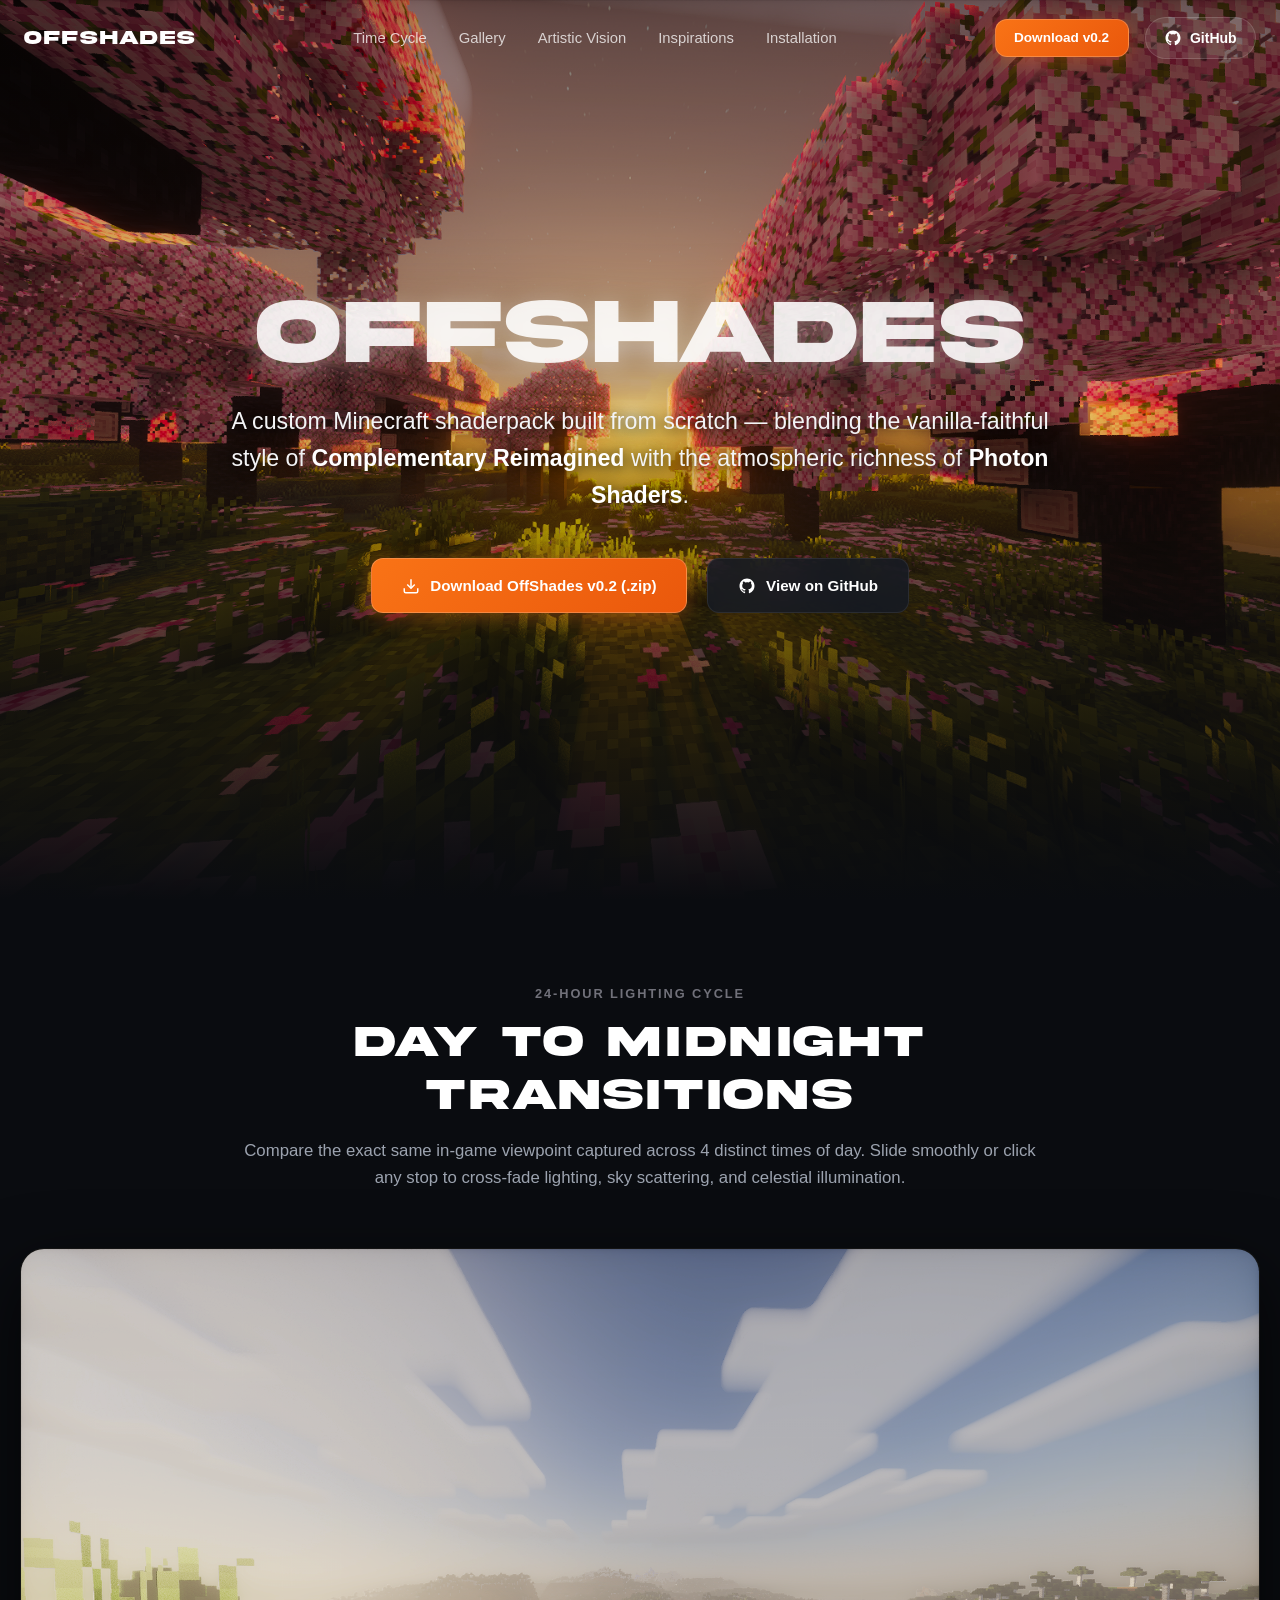
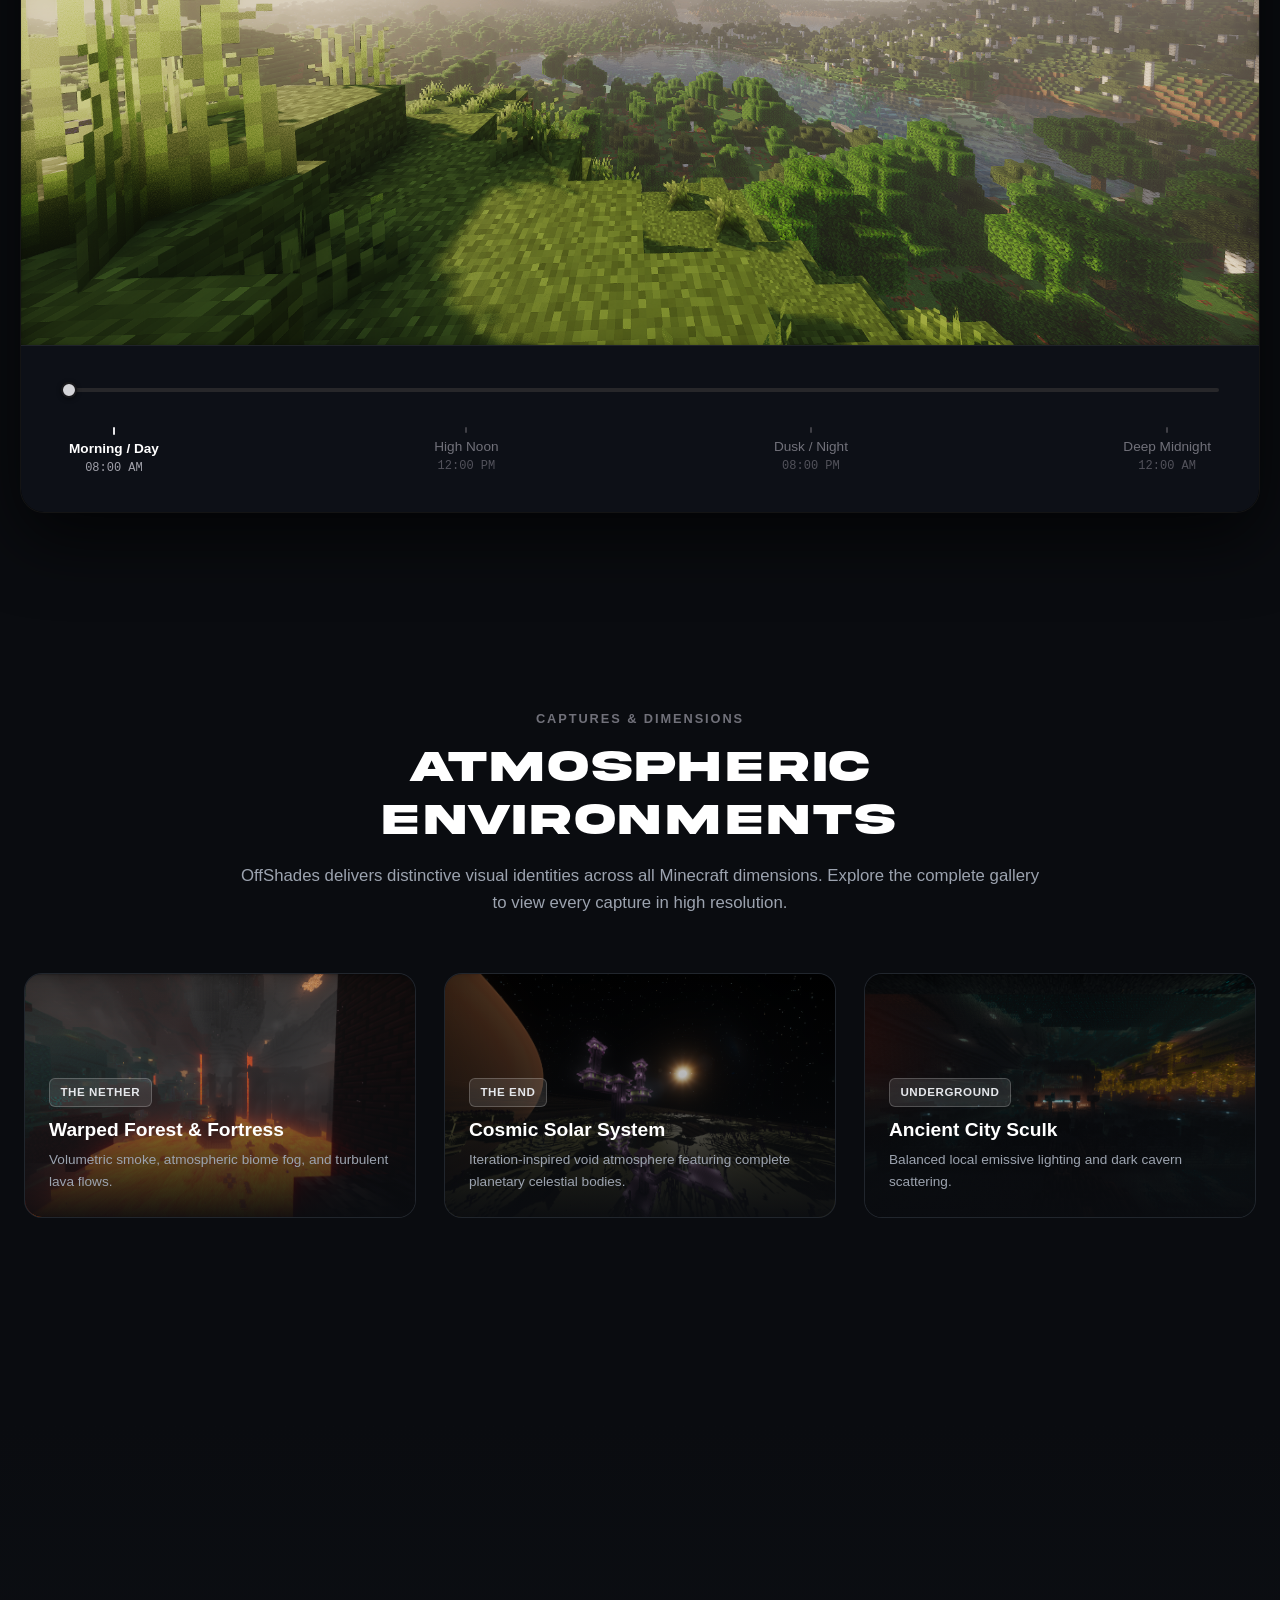
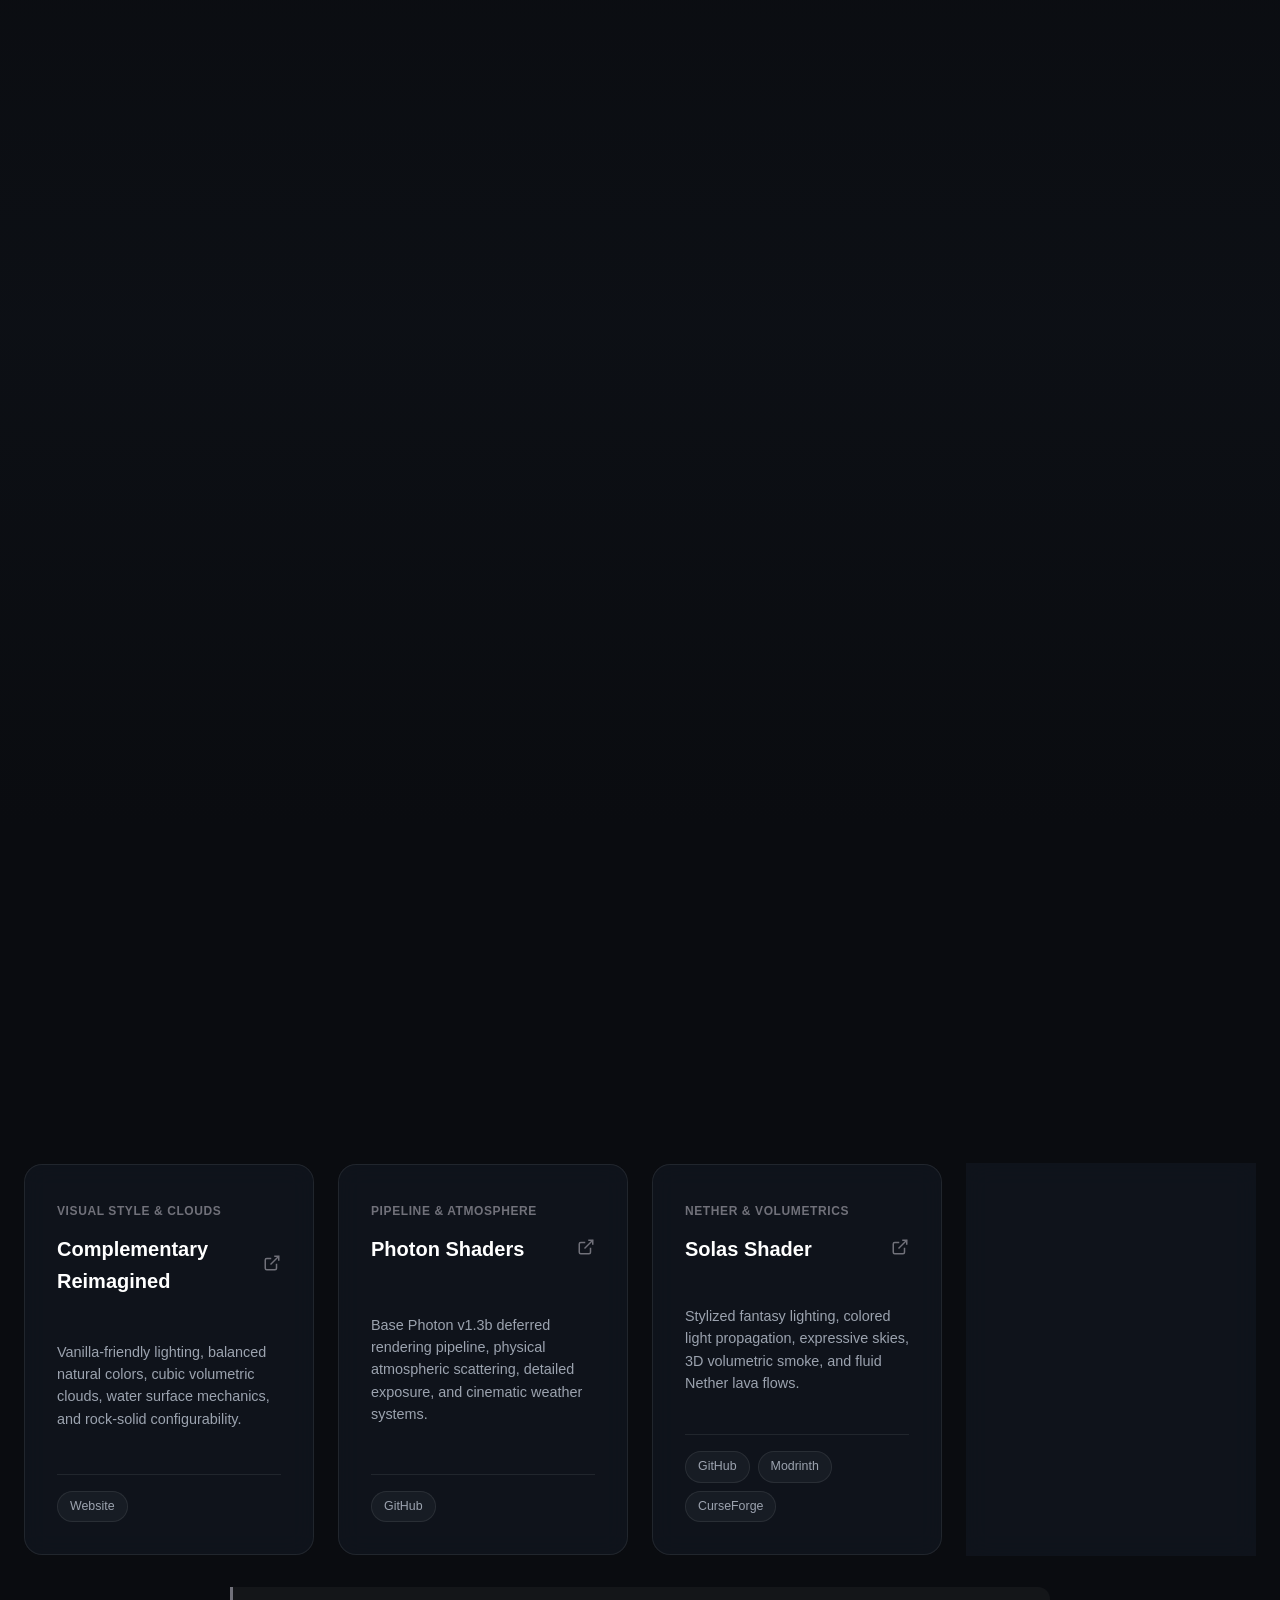
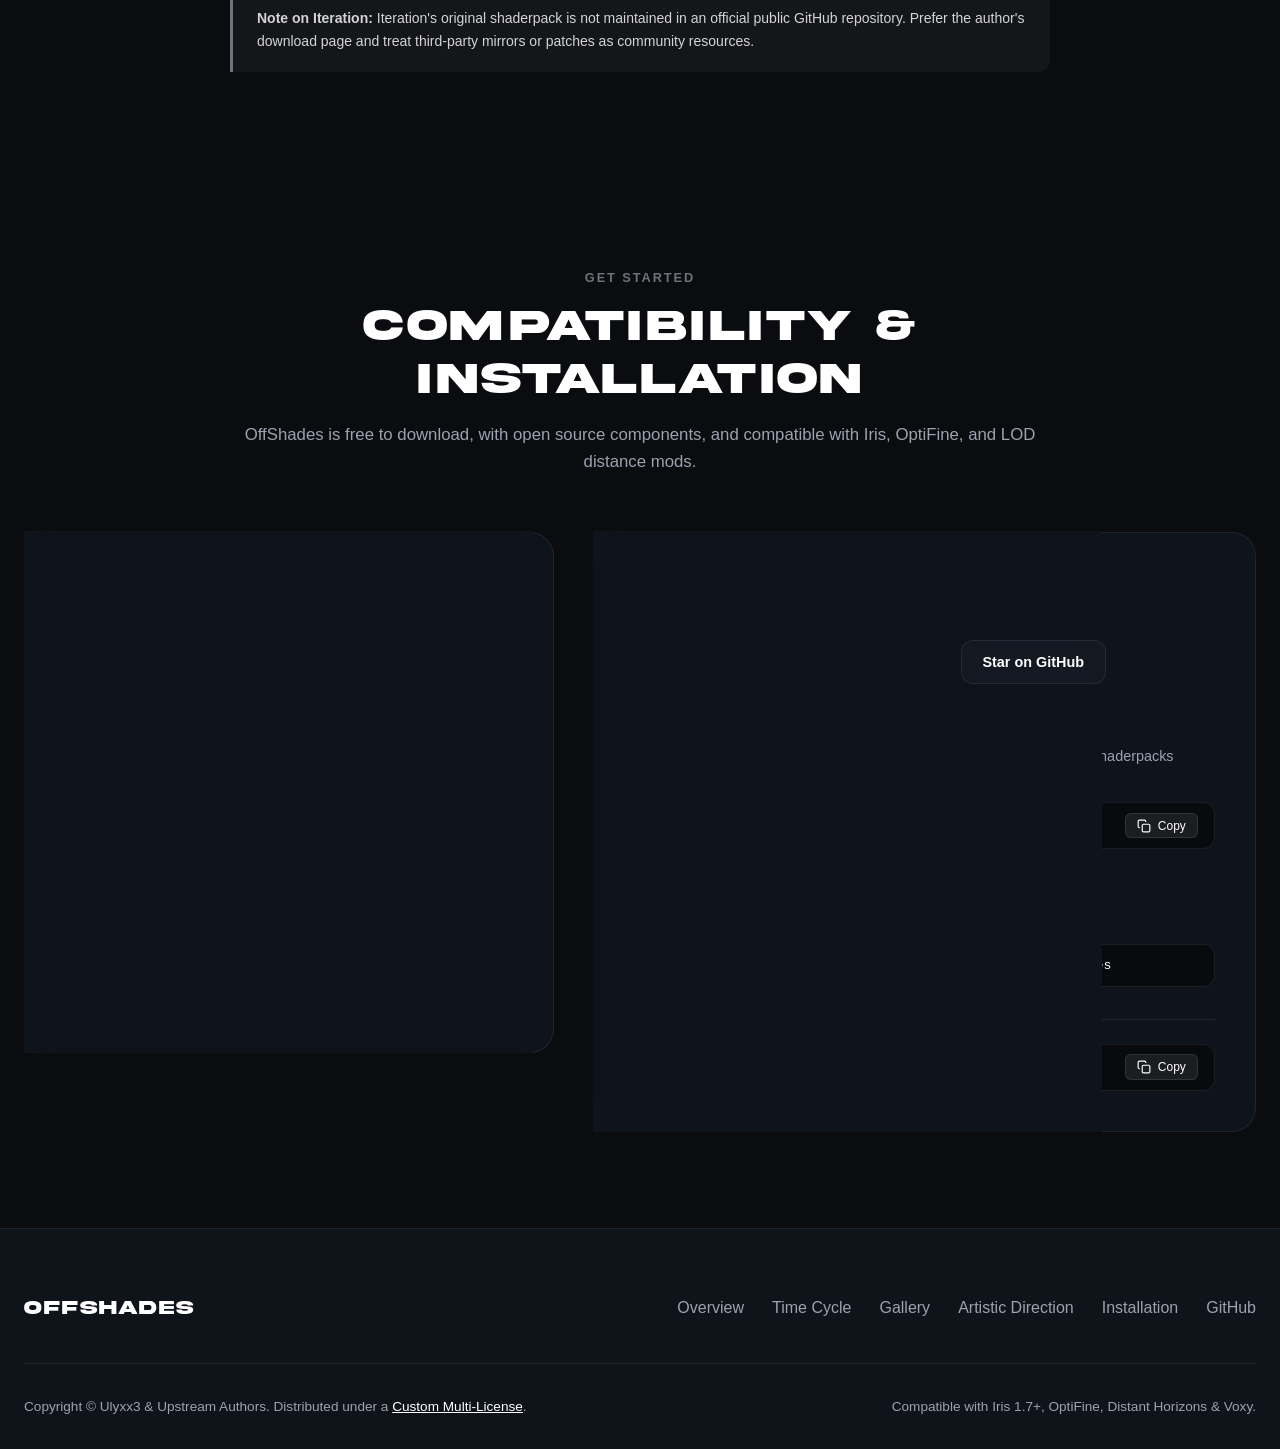
<file: index.html>
<!DOCTYPE html>
<html lang="en">
<head>
  <meta charset="UTF-8">
  <meta name="viewport" content="width=device-width, initial-scale=1.0">
  <title>OffShades — Custom Minecraft Shaderpack</title>
  <meta name="description" content="A custom Minecraft shaderpack blending the vanilla-faithful clarity of Complementary Reimagined with the atmospheric richness of Photon Shaders. Compatible with Iris, Distant Horizons, and Voxy.">
  <meta name="author" content="Ulyxx3">
  
  <!-- Open Graph / Meta -->
  <meta property="og:type" content="website">
  <meta property="og:title" content="OffShades — Minecraft Shaderpack">
  <meta property="og:description" content="Vanilla block feel elevated by rich atmospheric scattering & warm cinematic skies.">
  <meta property="og:image" content="assets/Sunset.png">
  <meta name="theme-color" content="#0a0c10">
  
  <!-- Favicon -->
  <link rel="icon" type="image/png" href="./assets/website/sunrise.png">

  <!-- Stylesheet in assets/website/css/ -->
  <link rel="stylesheet" href="./assets/website/css/style.css?v=2.1">
</head>
<body>

  <!-- Navigation Bar (Clean typography, no blinkers) -->
  <header class="site-header">
    <div class="container nav-container">
      <a href="#hero" class="nav-brand">
        OFFSHADES
      </a>

      <ul class="nav-links">
        <li><a href="#time-showcase" class="nav-link active">Time Cycle</a></li>
        <li><a href="./assets/website/gallery.html" class="nav-link">Gallery</a></li>
        <li><a href="#artistic-direction" class="nav-link">Artistic Vision</a></li>
        <li><a href="#inspirations" class="nav-link">Inspirations</a></li>
        <li><a href="#installation" class="nav-link">Installation</a></li>
      </ul>

      <div class="nav-actions">
        <a href="./OffShades_0.2.zip" download="OffShades_0.2.zip" class="btn btn-primary" style="padding:0.45rem 1.15rem;font-size:0.85rem;">
          Download v0.2
        </a>
        <a href="https://github.com/Ulyxx3/OffShades" target="_blank" rel="noopener noreferrer" class="nav-github-btn">
          <svg viewBox="0 0 24 24" width="18" height="18" fill="currentColor">
            <path fill-rule="evenodd" clip-rule="evenodd" d="M12 2C6.477 2 2 6.484 2 12.017c0 4.425 2.865 8.18 6.839 9.504.5.092.682-.217.682-.483 0-.237-.008-.868-.013-1.703-2.782.605-3.369-1.343-3.369-1.343-.454-1.158-1.11-1.466-1.11-1.466-.908-.62.069-.608.069-.608 1.003.07 1.53 1.032 1.53 1.032.892 1.53 2.341 1.088 2.91.832.092-.647.35-1.088.636-1.338-2.22-.253-4.555-1.113-4.555-4.951 0-1.093.39-1.988 1.029-2.688-.103-.253-.446-1.272.098-2.65 0 0 .84-.27 2.75 1.026A9.564 9.564 0 0112 6.844c.85.004 1.705.115 2.504.337 1.909-1.296 2.747-1.027 2.747-1.027.546 1.379.202 2.398.1 2.651.64.7 1.028 1.595 1.028 2.688 0 3.848-2.339 4.695-4.566 4.943.359.309.678.92.678 1.855 0 1.338-.012 2.419-.012 2.747 0 .268.18.58.688.482A10.019 10.019 0 0022 12.017C22 6.484 17.522 2 12 2z"/>
          </svg>
          <span>GitHub</span>
        </a>

        <button class="mobile-toggle" aria-label="Toggle navigation menu">
          <span></span>
          <span></span>
          <span></span>
        </button>
      </div>
    </div>
  </header>

  <!-- Hero Section: Fills 100% of the screen height -->
  <section class="hero" id="hero">
    <div class="hero-bg-layer">
      <img src="./assets/website/sunrise.png" alt="OffShades Sunrise Panorama" class="hero-bg-image">
      <div class="hero-vignette"></div>
    </div>

    <div class="hero-container">
      <div class="hero-title-stage reveal-on-scroll">
        <h1 class="hero-title">OFFSHADES</h1>
      </div>

      <p class="hero-tagline reveal-on-scroll">
        A custom Minecraft shaderpack built from scratch — blending the vanilla-faithful style of 
        <strong>Complementary Reimagined</strong> with the atmospheric richness of <strong>Photon Shaders</strong>.
      </p>

      <div class="hero-cta-group reveal-on-scroll">
        <a href="./OffShades_0.2.zip" download="OffShades_0.2.zip" class="btn btn-primary">
          <svg viewBox="0 0 24 24" fill="none" stroke="currentColor" stroke-width="2">
            <path d="M21 15v4a2 2 0 0 1-2 2H5a2 2 0 0 1-2-2v-4"></path>
            <polyline points="7 10 12 15 17 10"></polyline>
            <line x1="12" y1="15" x2="12" y2="3"></line>
          </svg>
          Download OffShades v0.2 (.zip)
        </a>

        <a href="https://github.com/Ulyxx3/OffShades" target="_blank" rel="noopener noreferrer" class="btn btn-secondary">
          <svg viewBox="0 0 24 24" width="18" height="18" fill="currentColor">
            <path fill-rule="evenodd" clip-rule="evenodd" d="M12 2C6.477 2 2 6.484 2 12.017c0 4.425 2.865 8.18 6.839 9.504.5.092.682-.217.682-.483 0-.237-.008-.868-.013-1.703-2.782.605-3.369-1.343-3.369-1.343-.454-1.158-1.11-1.466-1.11-1.466-.908-.62.069-.608.069-.608 1.003.07 1.53 1.032 1.53 1.032.892 1.53 2.341 1.088 2.91.832.092-.647.35-1.088.636-1.338-2.22-.253-4.555-1.113-4.555-4.951 0-1.093.39-1.988 1.029-2.688-.103-.253-.446-1.272.098-2.65 0 0 .84-.27 2.75 1.026A9.564 9.564 0 0112 6.844c.85.004 1.705.115 2.504.337 1.909-1.296 2.747-1.027 2.747-1.027.546 1.379.202 2.398.1 2.651.64.7 1.028 1.595 1.028 2.688 0 3.848-2.339 4.695-4.566 4.943.359.309.678.92.678 1.855 0 1.338-.012 2.419-.012 2.747 0 .268.18.58.688.482A10.019 10.019 0 0022 12.017C22 6.484 17.522 2 12 2z"/>
          </svg>
          View on GitHub
        </a>
      </div>
    </div>
  </section>

  <!-- 24-Hour Cycle Showcase (Full Space & Discreet Grey Scrubber) -->
  <section class="showcase-section" id="time-showcase">
    <div class="container-wide">
      <div class="section-header reveal-on-scroll">
        <span class="section-tag">24-Hour Lighting Cycle</span>
        <h2 class="section-title">Day to Midnight Transitions</h2>
        <p class="section-desc">
          Compare the exact same in-game viewpoint captured across 4 distinct times of day. 
          Slide smoothly or click any stop to cross-fade lighting, sky scattering, and celestial illumination.
        </p>
      </div>

      <div class="time-stage-card reveal-on-scroll">
        <!-- 4 Layered Screenshots taking full container space -->
        <div class="time-viewport" id="time-viewport">
          <img src="./assets/website/day.png" alt="OffShades Day Lighting" class="time-layer layer-day" id="layer-day">
          <img src="./assets/website/noon.png" alt="OffShades High Noon" class="time-layer layer-noon" id="layer-noon">
          <img src="./assets/website/night.png" alt="OffShades Dusk & Night" class="time-layer layer-night" id="layer-night">
          <img src="./assets/website/midnight.png" alt="OffShades Midnight Atmosphere" class="time-layer layer-midnight" id="layer-midnight">
        </div>

        <!-- Clean Discreet Grey Controls -->
        <div class="time-controls-panel">
          <div class="slider-wrapper">
            <div class="range-slider-container">
              <input type="range" min="0" max="300" step="0.5" value="0" class="time-range-input" id="time-range-input" aria-label="Time of Day Slider">
            </div>

            <!-- Discreet Grey Indications Grid Below Slider -->
            <div class="time-indications-grid">
              <button class="time-indication-stop active" data-time="0">
                <span class="stop-tick"></span>
                <span class="stop-label">Morning / Day</span>
                <span class="stop-time">08:00 AM</span>
              </button>

              <button class="time-indication-stop" data-time="100">
                <span class="stop-tick"></span>
                <span class="stop-label">High Noon</span>
                <span class="stop-time">12:00 PM</span>
              </button>

              <button class="time-indication-stop" data-time="200">
                <span class="stop-tick"></span>
                <span class="stop-label">Dusk / Night</span>
                <span class="stop-time">08:00 PM</span>
              </button>

              <button class="time-indication-stop" data-time="300">
                <span class="stop-tick"></span>
                <span class="stop-label">Deep Midnight</span>
                <span class="stop-time">12:00 AM</span>
              </button>
            </div>
          </div>
        </div>
      </div>
    </div>
  </section>

  <!-- Showcase Gallery Teaser Section -->
  <section class="gallery-teaser-section" id="gallery">
    <div class="container">
      <div class="section-header reveal-on-scroll">
        <span class="section-tag">Captures & Dimensions</span>
        <h2 class="section-title">Atmospheric Environments</h2>
        <p class="section-desc">
          OffShades delivers distinctive visual identities across all Minecraft dimensions. 
          Explore the complete gallery to view every capture in high resolution.
        </p>
      </div>

      <div class="gallery-teaser-grid">
        <!-- Nether -->
        <div class="teaser-card reveal-on-scroll">
          <img src="./assets/website/nether_forest _and_fortress.png" alt="Nether Warped Forest and Fortress" loading="lazy">
          <div class="teaser-overlay">
            <span class="teaser-badge">The Nether</span>
            <h3 class="teaser-title">Warped Forest & Fortress</h3>
            <p class="teaser-desc">Volumetric smoke, atmospheric biome fog, and turbulent lava flows.</p>
          </div>
        </div>

        <!-- End -->
        <div class="teaser-card reveal-on-scroll">
          <img src="./assets/website/end_city.png" alt="The End Dimension" loading="lazy">
          <div class="teaser-overlay">
            <span class="teaser-badge">The End</span>
            <h3 class="teaser-title">Cosmic Solar System</h3>
            <p class="teaser-desc">Iteration-inspired void atmosphere featuring complete planetary celestial bodies.</p>
          </div>
        </div>

        <!-- Ancient City -->
        <div class="teaser-card reveal-on-scroll">
          <img src="./assets/website/ancient_city.png" alt="Ancient City Deep Dark" loading="lazy">
          <div class="teaser-overlay">
            <span class="teaser-badge">Underground</span>
            <h3 class="teaser-title">Ancient City Sculk</h3>
            <p class="teaser-desc">Balanced local emissive lighting and dark cavern scattering.</p>
          </div>
        </div>
      </div>

      <!-- CTA to dedicated Full Screen Gallery Page in assets/website/gallery.html -->
      <div class="teaser-cta-box reveal-on-scroll">
        <a href="./assets/website/gallery.html" class="btn btn-primary" style="padding:1rem 2.25rem;font-size:1.05rem;">
          <svg viewBox="0 0 24 24" fill="none" stroke="currentColor" stroke-width="2">
            <rect x="3" y="3" width="18" height="18" rx="2" ry="2"></rect>
            <circle cx="8.5" cy="8.5" r="1.5"></circle>
            <polyline points="21 15 16 10 5 21"></polyline>
          </svg>
          Explore All Captures in Full Resolution (Gallery) →
        </a>
      </div>
    </div>
  </section>

  <!-- Artistic Direction -->
  <section class="features-section" id="artistic-direction">
    <div class="container">
      <div class="section-header reveal-on-scroll">
        <span class="section-tag">Artistic Direction</span>
        <h2 class="section-title">Core Aesthetic Pillars</h2>
        <p class="section-desc">
          OffShades is designed with clear artistic goals to maximize immersion without losing Minecraft's blocky identity.
        </p>
      </div>

      <div class="features-grid">
        <!-- Terrain -->
        <div class="feature-card reveal-on-scroll">
          <div class="feature-icon-box">
            <svg viewBox="0 0 24 24" fill="none" stroke="currentColor" stroke-width="2">
              <rect x="3" y="3" width="18" height="18" rx="2" ry="2"></rect>
              <line x1="3" y1="9" x2="21" y2="9"></line>
              <line x1="9" y1="21" x2="9" y2="9"></line>
            </svg>
          </div>
          <h3 class="feature-title">Terrain</h3>
          <p class="feature-desc">Authentic vanilla block feel with high readability, balanced ambient occlusion, and crisp textures.</p>
        </div>

        <!-- Sky & Atmosphere -->
        <div class="feature-card reveal-on-scroll">
          <div class="feature-icon-box">
            <svg viewBox="0 0 24 24" fill="none" stroke="currentColor" stroke-width="2">
              <circle cx="12" cy="12" r="5"></circle>
              <line x1="12" y1="1" x2="12" y2="3"></line>
              <line x1="12" y1="21" x2="12" y2="23"></line>
              <line x1="4.22" y1="4.22" x2="5.64" y2="5.64"></line>
              <line x1="18.36" y1="18.36" x2="19.78" y2="19.78"></line>
            </svg>
          </div>
          <h3 class="feature-title">Sky & Atmosphere</h3>
          <p class="feature-desc">Soft atmospheric scattering, rich warm sunrises and sunsets, coupled with vanilla aesthetic clouds.</p>
        </div>

        <!-- Water -->
        <div class="feature-card reveal-on-scroll">
          <div class="feature-icon-box">
            <svg viewBox="0 0 24 24" fill="none" stroke="currentColor" stroke-width="2">
              <path d="M12 2.69l5.66 5.66a8 8 0 1 1-11.31 0z"></path>
            </svg>
          </div>
          <h3 class="feature-title">Water</h3>
          <p class="feature-desc">Clear, semi-realistic water with Snell’s window refraction, contact foam, animated caustics, not hyper-realist.</p>
        </div>

        <!-- Shadows -->
        <div class="feature-card reveal-on-scroll">
          <div class="feature-icon-box">
            <svg viewBox="0 0 24 24" fill="none" stroke="currentColor" stroke-width="2">
              <circle cx="12" cy="12" r="10"></circle>
              <path d="M12 2a10 10 0 0 0 0 20v-20z"></path>
            </svg>
          </div>
          <h3 class="feature-title">Shadows</h3>
          <p class="feature-desc">Sharp nearby contact shadows with natural penumbra softening at distance for cinematic depth.</p>
        </div>

        <!-- Bloom -->
        <div class="feature-card reveal-on-scroll">
          <div class="feature-icon-box">
            <svg viewBox="0 0 24 24" fill="none" stroke="currentColor" stroke-width="2">
              <polygon points="12 2 15.09 8.26 22 9.27 17 14.14 18.18 21.02 12 17.77 5.82 21.02 7 14.14 2 9.27 8.91 8.26 12 2"></polygon>
            </svg>
          </div>
          <h3 class="feature-title">Bloom</h3>
          <p class="feature-desc">Subtle, natural glow on torches, lanterns, lava, and sculk emissives without overwhelming blinding flare.</p>
        </div>

        <!-- Clouds -->
        <div class="feature-card reveal-on-scroll">
          <div class="feature-icon-box">
            <svg viewBox="0 0 24 24" fill="none" stroke="currentColor" stroke-width="2">
              <path d="M18 10h-1.26A8 8 0 1 0 9 20h9a5 5 0 0 0 0-10z"></path>
            </svg>
          </div>
          <h3 class="feature-title">Clouds</h3>
          <p class="feature-desc">Slightly volumetric yet strictly geometric cubic clouds inspired by Complementary Reimagined with stable world shadows.</p>
        </div>

        <!-- Nether -->
        <div class="feature-card reveal-on-scroll">
          <div class="feature-icon-box">
            <svg viewBox="0 0 24 24" fill="none" stroke="currentColor" stroke-width="2">
              <path d="M8.5 14.5A2.5 2.5 0 0 0 11 12c0-1.38-.5-2-1-3-1.072-2.143-.224-4.054 2-6 .5 2.5 2 4.9 4 6.5 2 1.6 3 3.5 3 5.5a7 7 0 1 1-14 0c0-1.153.433-2.294 1-3a2.5 2.5 0 0 0 2.5 2.5z"></path>
            </svg>
          </div>
          <h3 class="feature-title">The Nether</h3>
          <p class="feature-desc">Solas Shader inspired volumetric fog, dynamic per-biome lighting across 5 biomes, and procedural cross-current lava.</p>
        </div>

        <!-- The End -->
        <div class="feature-card reveal-on-scroll">
          <div class="feature-icon-box">
            <svg viewBox="0 0 24 24" fill="none" stroke="currentColor" stroke-width="2">
              <circle cx="12" cy="12" r="10"></circle>
              <ellipse cx="12" cy="12" rx="10" ry="4" transform="rotate(30 12 12)"></ellipse>
            </svg>
          </div>
          <h3 class="feature-title">The End</h3>
          <p class="feature-desc">Iteration-inspired cosmic void featuring a complete celestial planetary system instead of a solitary ring.</p>
        </div>
      </div>
    </div>
  </section>

  <!-- Inspirations & Lineage -->
  <section class="inspirations-section" id="inspirations">
    <div class="container">
      <div class="section-header reveal-on-scroll">
        <span class="section-tag">Lineage & Credits</span>
        <h2 class="section-title">Standing on the Shoulders of Giants</h2>
        <p class="section-desc">
          OffShades is developed from the codebase and artistic philosophy of iconic shaderpacks in the community.
        </p>
      </div>

      <div class="inspirations-grid">
        <!-- Complementary Reimagined -->
        <div class="insp-card reveal-on-scroll">
          <div class="insp-header">
            <span class="insp-role">Visual Style & Clouds</span>
            <h3 class="insp-title">
              Complementary Reimagined
              <a href="https://www.complementary.dev/shaders/" target="_blank" rel="noopener noreferrer" title="Visit Website">
                <svg viewBox="0 0 24 24" fill="none" stroke="currentColor" stroke-width="2">
                  <path d="M18 13v6a2 2 0 0 1-2 2H5a2 2 0 0 1-2-2V8a2 2 0 0 1 2-2h6"></path>
                  <polyline points="15 3 21 3 21 9"></polyline>
                  <line x1="10" y1="14" x2="21" y2="3"></line>
                </svg>
              </a>
            </h3>
          </div>
          <p class="insp-desc">
            Vanilla-friendly lighting, balanced natural colors, cubic volumetric clouds, water surface mechanics, and rock-solid configurability.
          </p>
          <div class="insp-links">
            <a href="https://www.complementary.dev/shaders/" target="_blank" rel="noopener noreferrer" class="insp-chip">Website</a>
          </div>
        </div>

        <!-- Photon Shaders -->
        <div class="insp-card reveal-on-scroll">
          <div class="insp-header">
            <span class="insp-role">Pipeline & Atmosphere</span>
            <h3 class="insp-title">
              Photon Shaders
              <a href="https://github.com/RRe36/PhotonShader" target="_blank" rel="noopener noreferrer" title="View GitHub">
                <svg viewBox="0 0 24 24" fill="none" stroke="currentColor" stroke-width="2">
                  <path d="M18 13v6a2 2 0 0 1-2 2H5a2 2 0 0 1-2-2V8a2 2 0 0 1 2-2h6"></path>
                  <polyline points="15 3 21 3 21 9"></polyline>
                  <line x1="10" y1="14" x2="21" y2="3"></line>
                </svg>
              </a>
            </h3>
          </div>
          <p class="insp-desc">
            Base Photon v1.3b deferred rendering pipeline, physical atmospheric scattering, detailed exposure, and cinematic weather systems.
          </p>
          <div class="insp-links">
            <a href="https://github.com/RRe36/PhotonShader" target="_blank" rel="noopener noreferrer" class="insp-chip">GitHub</a>
          </div>
        </div>

        <!-- Solas Shader -->
        <div class="insp-card reveal-on-scroll">
          <div class="insp-header">
            <span class="insp-role">Nether & Volumetrics</span>
            <h3 class="insp-title">
              Solas Shader
              <a href="https://github.com/Septonious/Solas-Shader" target="_blank" rel="noopener noreferrer" title="View GitHub">
                <svg viewBox="0 0 24 24" fill="none" stroke="currentColor" stroke-width="2">
                  <path d="M18 13v6a2 2 0 0 1-2 2H5a2 2 0 0 1-2-2V8a2 2 0 0 1 2-2h6"></path>
                  <polyline points="15 3 21 3 21 9"></polyline>
                  <line x1="10" y1="14" x2="21" y2="3"></line>
                </svg>
              </a>
            </h3>
          </div>
          <p class="insp-desc">
            Stylized fantasy lighting, colored light propagation, expressive skies, 3D volumetric smoke, and fluid Nether lava flows.
          </p>
          <div class="insp-links">
            <a href="https://github.com/Septonious/Solas-Shader" target="_blank" rel="noopener noreferrer" class="insp-chip">GitHub</a>
            <a href="https://modrinth.com/shader/solas-shader" target="_blank" rel="noopener noreferrer" class="insp-chip">Modrinth</a>
            <a href="https://www.curseforge.com/minecraft/shaders/solas-shader" target="_blank" rel="noopener noreferrer" class="insp-chip">CurseForge</a>
          </div>
        </div>

        <!-- IterationT / IterationRP -->
        <div class="insp-card reveal-on-scroll">
          <div class="insp-header">
            <span class="insp-role">End Atmosphere</span>
            <h3 class="insp-title">
              IterationT / IterationRP
              <a href="https://www.honski.net/library/minecraft/shaderpacks/iterationt/interationt.html" target="_blank" rel="noopener noreferrer" title="Author Page">
                <svg viewBox="0 0 24 24" fill="none" stroke="currentColor" stroke-width="2">
                  <path d="M18 13v6a2 2 0 0 1-2 2H5a2 2 0 0 1-2-2V8a2 2 0 0 1 2-2h6"></path>
                  <polyline points="15 3 21 3 21 9"></polyline>
                  <line x1="10" y1="14" x2="21" y2="3"></line>
                </svg>
              </a>
            </h3>
          </div>
          <p class="insp-desc">
            Restrained color grading, crisp celestial skybox rendering, and inspiring space aesthetics for the End dimension.
          </p>
          <div class="insp-links">
            <a href="https://www.honski.net/library/minecraft/shaderpacks/iterationt/interationt.html" target="_blank" rel="noopener noreferrer" class="insp-chip">Author Page</a>
            <a href="https://github.com/Erykuuu/IterationRp-SoczystaWolowina-edits" target="_blank" rel="noopener noreferrer" class="insp-chip">Community Mirror</a>
          </div>
        </div>
      </div>

      <div class="insp-note reveal-on-scroll">
        <strong>Note on Iteration:</strong> Iteration's original shaderpack is not maintained in an official public GitHub repository. Prefer the author's download page and treat third-party mirrors or patches as community resources.
      </div>
    </div>
  </section>

  <!-- Unified Installation & Compatibility Section -->
  <section class="install-section" id="installation">
    <div class="container">
      <div class="section-header reveal-on-scroll">
        <span class="section-tag">Get Started</span>
        <h2 class="section-title">Compatibility & Installation</h2>
        <p class="section-desc">
          OffShades is free to download, with open source components, and compatible with Iris, OptiFine, and LOD distance mods.
        </p>
      </div>

      <div class="install-grid">
        <!-- Compatibility Card with Voxy & Distant Horizons -->
        <div class="compat-box reveal-on-scroll">
          <h3 class="compat-title">
            <svg viewBox="0 0 24 24" width="22" height="22" fill="none" stroke="currentColor" stroke-width="2">
              <polyline points="22 11.08 22 12 11.99 21.99 2 12 11.99 2.01 16.5 6.5"></polyline>
            </svg>
            System & Mod Compatibility
          </h3>

          <div class="compat-list">
            <div class="compat-item">
              <div class="compat-icon">
                <svg viewBox="0 0 24 24" width="20" height="20" fill="none" stroke="currentColor" stroke-width="2">
                  <path d="M12 2L2 7l10 5 10-5-10-5zM2 17l10 5 10-5M2 12l10 5 10-5"></path>
                </svg>
              </div>
              <div>
                <div class="compat-label">Shader Loader</div>
                <div class="compat-value">Iris Shaders 1.7+ (Recommended) or OptiFine</div>
              </div>
            </div>

            <!-- LOD Mods: Distant Horizons & Voxy -->
            <div class="compat-item">
              <div class="compat-icon">
                <svg viewBox="0 0 24 24" width="20" height="20" fill="none" stroke="currentColor" stroke-width="2">
                  <polygon points="12 2 2 7 12 12 22 7 12 2"></polygon>
                  <polyline points="2 17 12 22 22 17"></polyline>
                  <polyline points="2 12 12 17 22 12"></polyline>
                </svg>
              </div>
              <div>
                <div class="compat-label">LOD Distance Mods</div>
                <div class="compat-value" style="color:#ffffff;font-weight:600;">Compatible with Distant Horizons & Voxy</div>
              </div>
            </div>

            <div class="compat-item">
              <div class="compat-icon">
                <svg viewBox="0 0 24 24" width="20" height="20" fill="none" stroke="currentColor" stroke-width="2">
                  <rect x="2" y="3" width="20" height="14" rx="2" ry="2"></rect>
                  <line x1="8" y1="21" x2="16" y2="21"></line>
                  <line x1="12" y1="17" x2="12" y2="21"></line>
                </svg>
              </div>
              <div>
                <div class="compat-label">Minecraft Version</div>
                <div class="compat-value">Minecraft 1.20+ (Java Edition)</div>
              </div>
            </div>

            <div class="compat-item">
              <div class="compat-icon">
                <svg viewBox="0 0 24 24" width="20" height="20" fill="none" stroke="currentColor" stroke-width="2">
                  <polygon points="13 2 3 14 12 14 11 22 21 10 12 10 13 2"></polygon>
                </svg>
              </div>
              <div>
                <div class="compat-label">Graphics Standard</div>
                <div class="compat-value">OpenGL 4.0+ compliant GPU</div>
              </div>
            </div>
          </div>
        </div>

        <!-- Installation & Download Card -->
        <div class="steps-box reveal-on-scroll">
          <div class="steps-list">
            <div class="step-card">
              <div class="step-number">1</div>
              <div class="step-content">
                <h4 class="step-title">Download OffShades</h4>
                <p class="step-desc">Grab the latest packaged zip release or star the repo on GitHub.</p>
                <div style="display:flex;gap:0.75rem;flex-wrap:wrap;margin-top:0.6rem;">
                  <a href="./OffShades_0.2.zip" download class="btn btn-primary" style="padding:0.6rem 1.3rem;font-size:0.9rem;">
                    Download OffShades v0.2 (.zip)
                  </a>
                  <a href="https://github.com/Ulyxx3/OffShades" target="_blank" rel="noopener noreferrer" class="btn btn-secondary" style="padding:0.6rem 1.3rem;font-size:0.9rem;">
                    Star on GitHub
                  </a>
                </div>
              </div>
            </div>

            <div class="step-card">
              <div class="step-number">2</div>
              <div class="step-content">
                <h4 class="step-title">Place in Shaderpacks Folder</h4>
                <p class="step-desc">Copy the folder (or <code>OffShades_0.2.zip</code>) into your Minecraft shaderpacks directory:</p>
                <div class="code-copy-box">
                  <code>%appdata%\.minecraft\shaderpacks\</code>
                  <button class="copy-btn" data-copy="%appdata%\.minecraft\shaderpacks\">
                    <svg viewBox="0 0 24 24" fill="none" stroke="currentColor" stroke-width="2">
                      <rect x="9" y="9" width="13" height="13" rx="2" ry="2"></rect>
                      <path d="M5 15H4a2 2 0 0 1-2-2V4a2 2 0 0 1 2-2h9a2 2 0 0 1 2 2v1"></path>
                    </svg>
                    Copy
                  </button>
                </div>
              </div>
            </div>

            <div class="step-card">
              <div class="step-number">3</div>
              <div class="step-content">
                <h4 class="step-title">Enable in Video Settings</h4>
                <p class="step-desc">In Minecraft, navigate to:</p>
                <div class="code-copy-box" style="color:#ffffff;">
                  <code>Options → Video Settings → Shader Packs → OffShades</code>
                </div>
              </div>
            </div>
          </div>

          <div style="margin-top:2rem;padding-top:1.5rem;border-top:1px solid var(--border-subtle);">
            <div class="code-copy-box">
              <code>git clone https://github.com/Ulyxx3/OffShades.git</code>
              <button class="copy-btn" data-copy="git clone https://github.com/Ulyxx3/OffShades.git">
                <svg viewBox="0 0 24 24" fill="none" stroke="currentColor" stroke-width="2">
                  <rect x="9" y="9" width="13" height="13" rx="2" ry="2"></rect>
                  <path d="M5 15H4a2 2 0 0 1-2-2V4a2 2 0 0 1 2-2h9a2 2 0 0 1 2 2v1"></path>
                </svg>
                Copy
              </button>
            </div>
          </div>
        </div>
      </div>
    </div>
  </section>

  <!-- Clean Footer (No blinkers) -->
  <footer class="site-footer">
    <div class="container">
      <div class="footer-top">
        <div class="footer-brand">
          OFFSHADES
        </div>

        <ul class="footer-links">
          <li><a href="#hero">Overview</a></li>
          <li><a href="#time-showcase">Time Cycle</a></li>
          <li><a href="./assets/website/gallery.html">Gallery</a></li>
          <li><a href="#artistic-direction">Artistic Direction</a></li>
          <li><a href="#installation">Installation</a></li>
          <li><a href="https://github.com/Ulyxx3/OffShades" target="_blank" rel="noopener noreferrer">GitHub</a></li>
        </ul>
      </div>

      <div class="footer-bottom">
        <div>
          Copyright © Ulyxx3 & Upstream Authors. Distributed under a 
          <span class="footer-license"><a href="./LICENSE">Custom Multi-License</a></span>.
        </div>
        <div>
          Compatible with Iris 1.7+, OptiFine, Distant Horizons & Voxy.
        </div>
      </div>
    </div>
  </footer>

  <script src="./assets/website/js/main.js?v=2.1"></script>
</body>
</html>
</file>
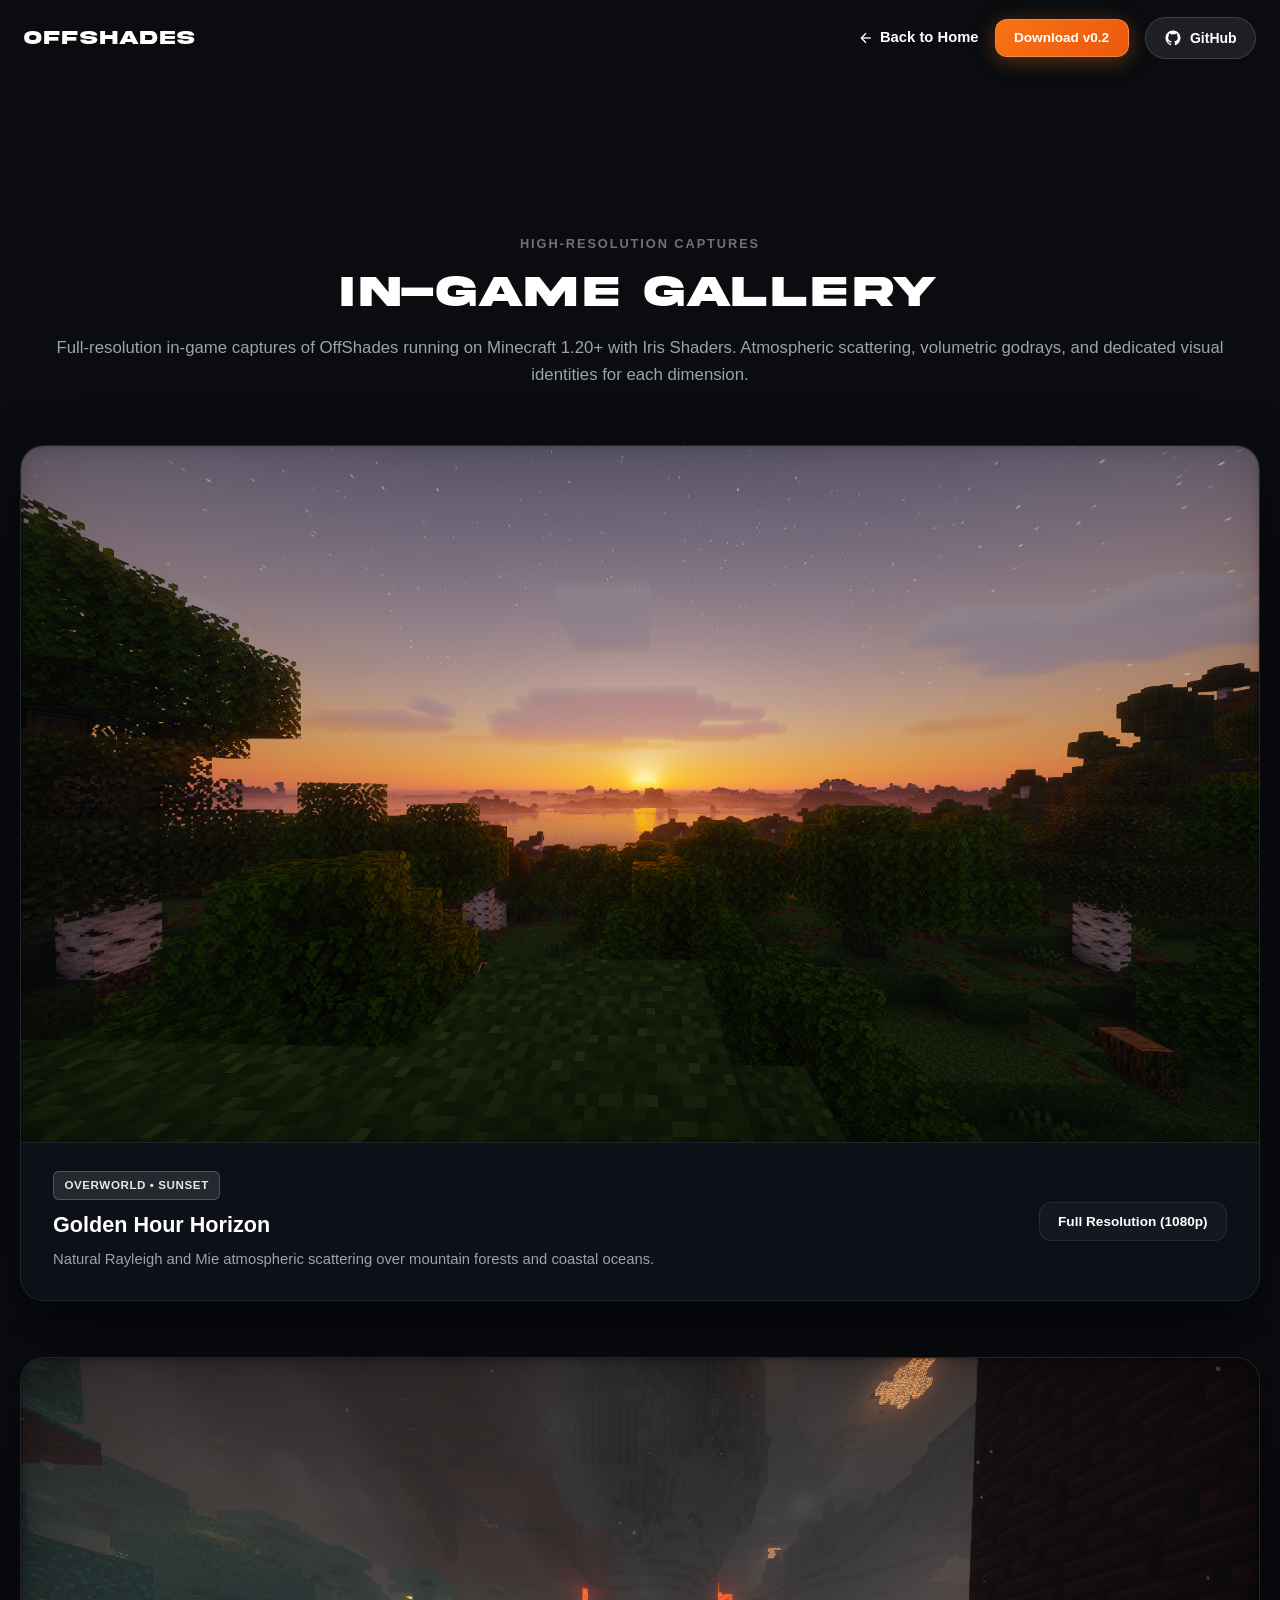
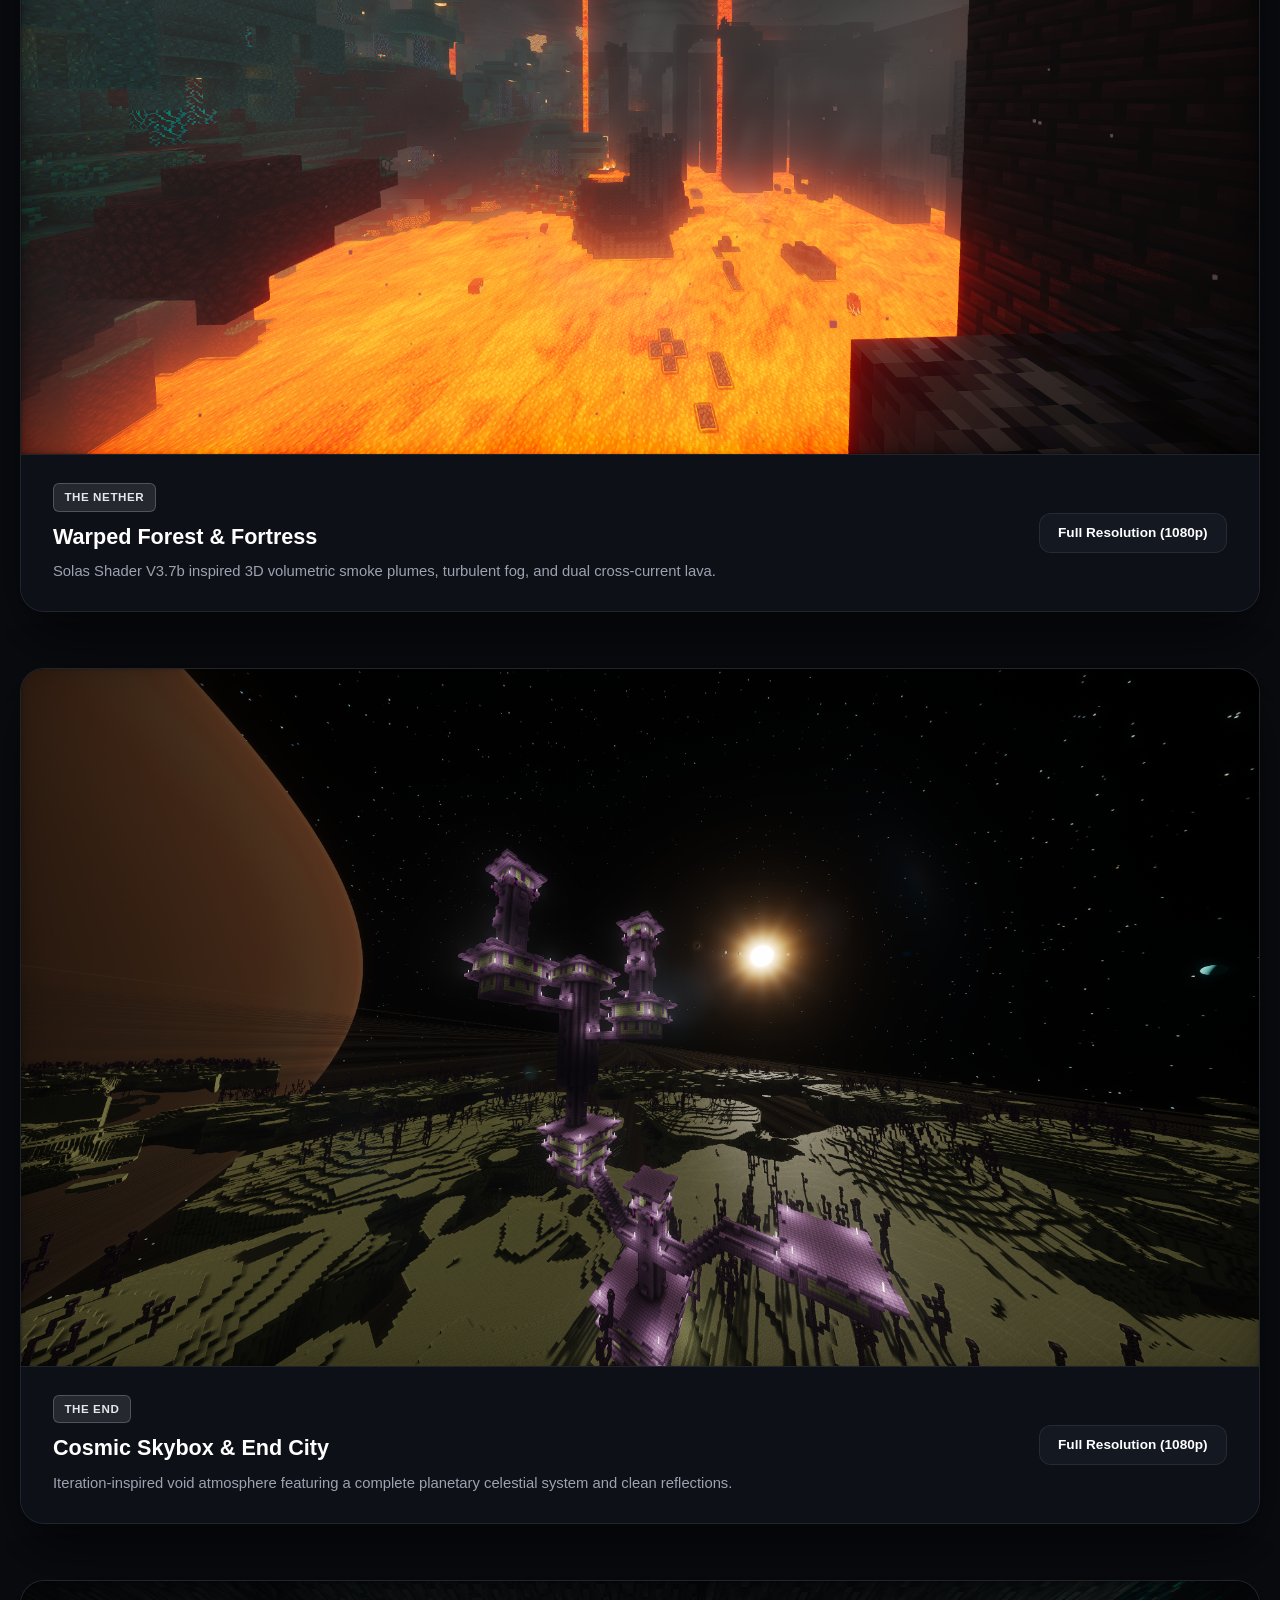
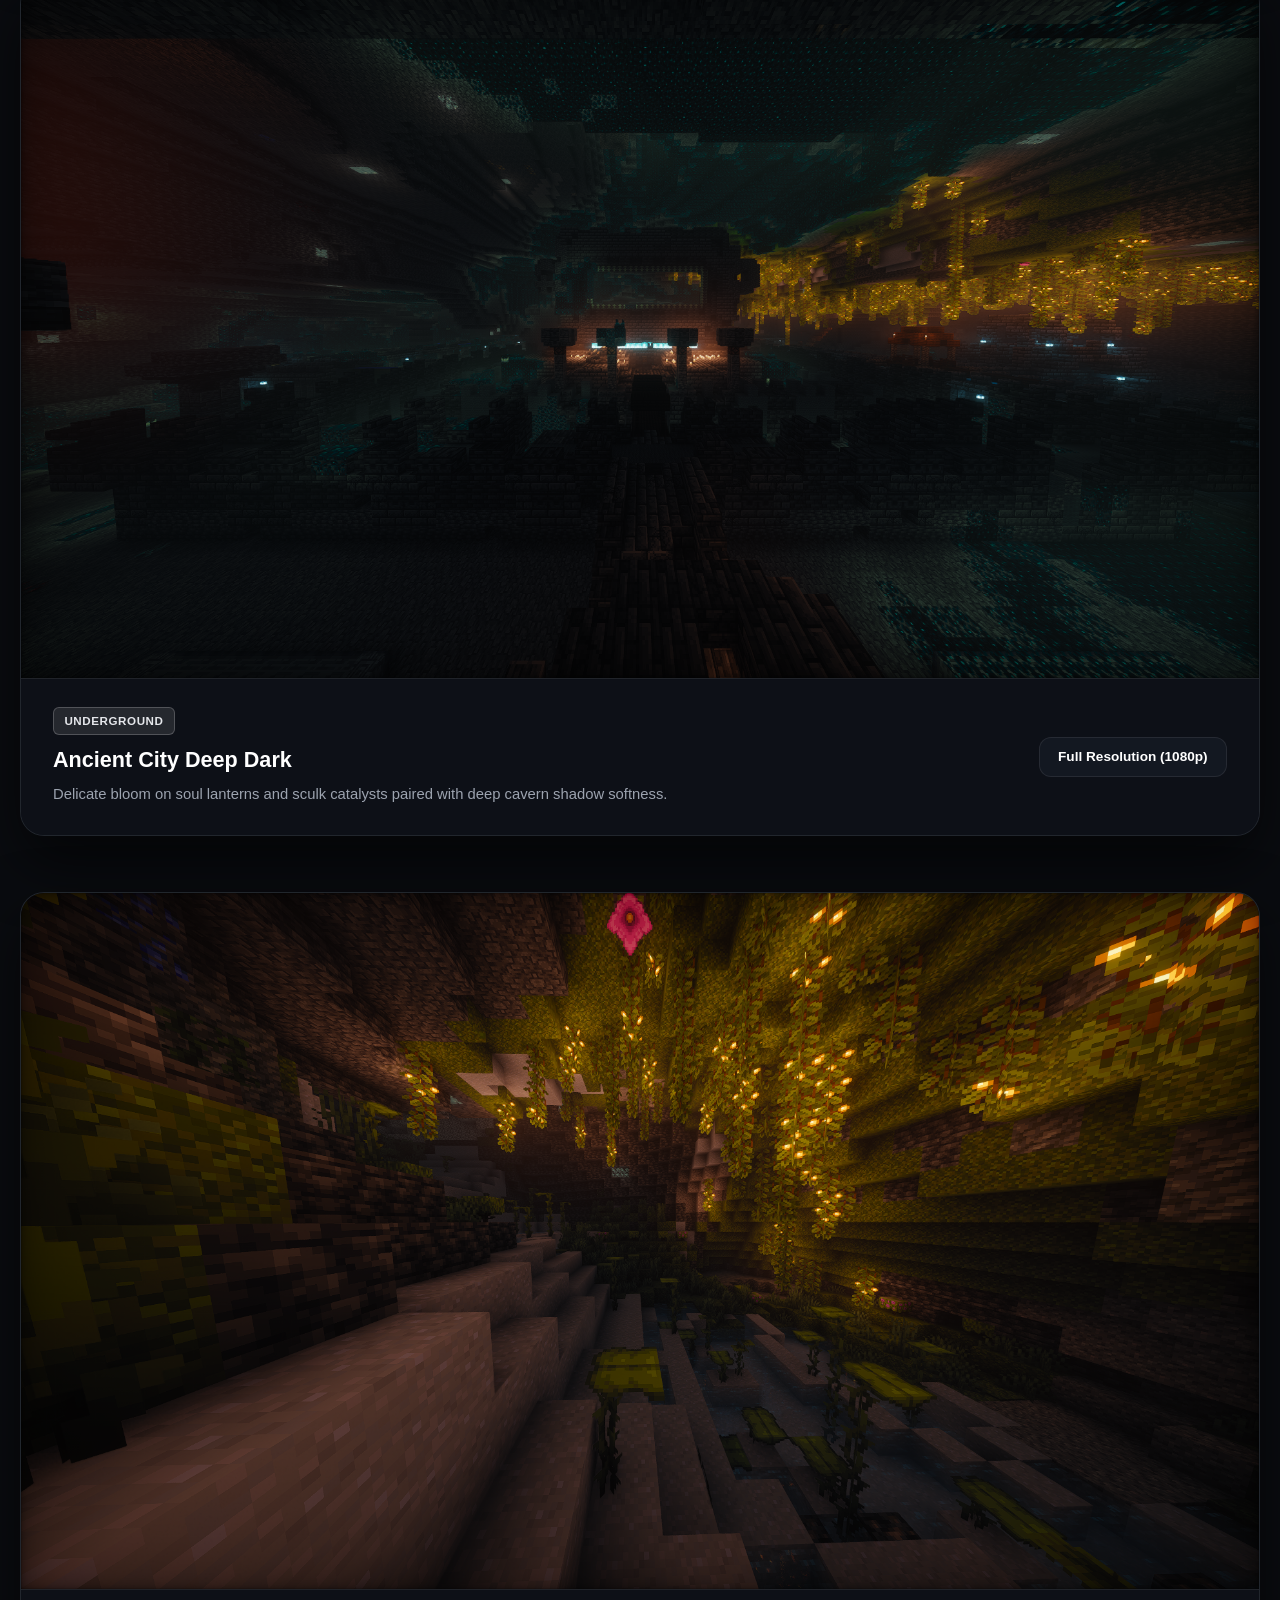
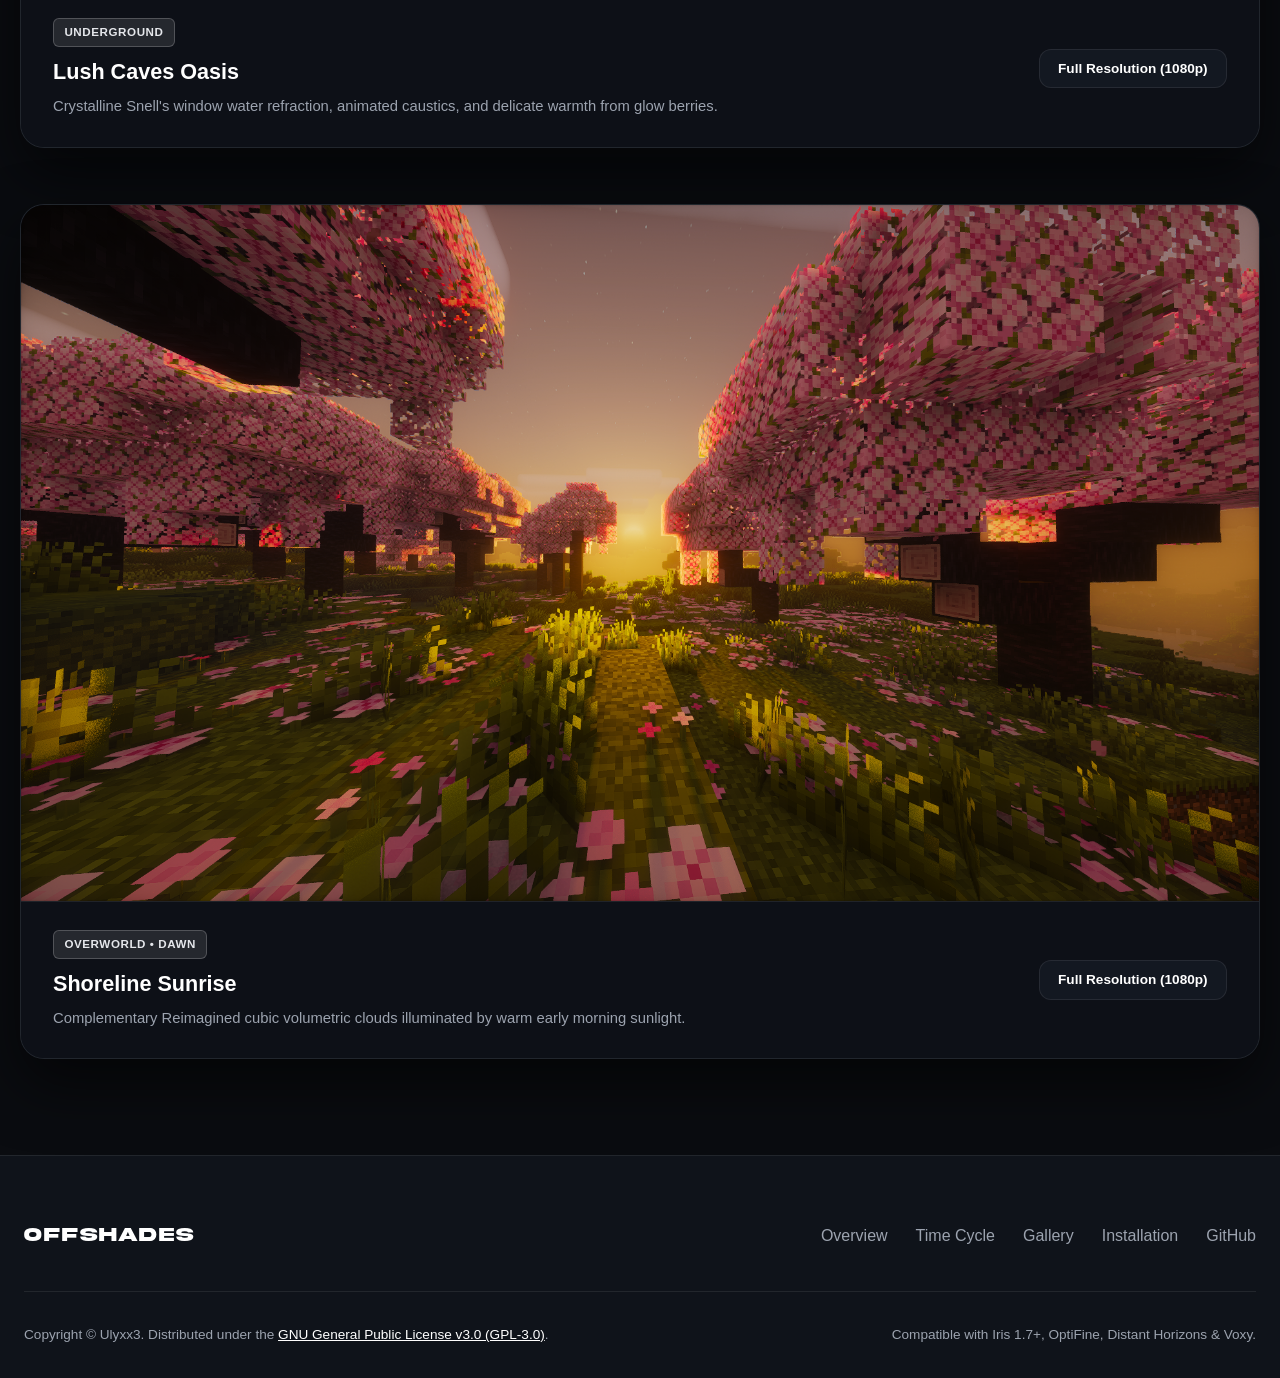
<file: assets/website/gallery.html>
<!DOCTYPE html>
<html lang="en">
<head>
  <meta charset="UTF-8">
  <meta name="viewport" content="width=device-width, initial-scale=1.0">
  <title>OffShades — In-Game Gallery</title>
  <meta name="description" content="Explore high-resolution in-game captures of OffShades across Overworld, Nether, and End dimensions.">
  <meta name="author" content="Ulyxx3">
  
  <meta property="og:type" content="website">
  <meta property="og:title" content="OffShades — In-Game Gallery">
  <meta property="og:description" content="High-resolution in-game screenshots across dimensions with OffShades shaderpack.">
  <meta property="og:image" content="../Sunset.png">
  <meta name="theme-color" content="#0a0c10">
  
  <link rel="icon" type="image/png" href="./sunrise.png">
  <link rel="stylesheet" href="./css/style.css?v=2.1">
</head>
<body>

  <!-- Clean Gallery Header with only Back to Home, Download, and GitHub -->
  <header class="site-header scrolled">
    <div class="container nav-container">
      <a href="../../index.html" class="nav-brand">
        OFFSHADES
      </a>

      <div class="nav-actions">
        <a href="../../index.html" class="nav-link" style="font-weight:600;color:#fff;display:inline-flex;align-items:center;gap:0.4rem;">
          <svg viewBox="0 0 24 24" width="16" height="16" fill="none" stroke="currentColor" stroke-width="2">
            <line x1="19" y1="12" x2="5" y2="12"></line>
            <polyline points="12 19 5 12 12 5"></polyline>
          </svg>
          Back to Home
        </a>

        <a href="../../OffShades_0.2.zip" download="OffShades_0.2.zip" class="btn btn-primary" style="padding:0.45rem 1.15rem;font-size:0.85rem;">
          Download v0.2
        </a>

        <a href="https://github.com/Ulyxx3/OffShades" target="_blank" rel="noopener noreferrer" class="nav-github-btn">
          <svg viewBox="0 0 24 24" width="18" height="18" fill="currentColor">
            <path fill-rule="evenodd" clip-rule="evenodd" d="M12 2C6.477 2 2 6.484 2 12.017c0 4.425 2.865 8.18 6.839 9.504.5.092.682-.217.682-.483 0-.237-.008-.868-.013-1.703-2.782.605-3.369-1.343-3.369-1.343-.454-1.158-1.11-1.466-1.11-1.466-.908-.62.069-.608.069-.608 1.003.07 1.53 1.032 1.53 1.032.892 1.53 2.341 1.088 2.91.832.092-.647.35-1.088.636-1.338-2.22-.253-4.555-1.113-4.555-4.951 0-1.093.39-1.988 1.029-2.688-.103-.253-.446-1.272.098-2.65 0 0 .84-.27 2.75 1.026A9.564 9.564 0 0112 6.844c.85.004 1.705.115 2.504.337 1.909-1.296 2.747-1.027 2.747-1.027.546 1.379.202 2.398.1 2.651.64.7 1.028 1.595 1.028 2.688 0 3.848-2.339 4.695-4.566 4.943.359.309.678.92.678 1.855 0 1.338-.012 2.419-.012 2.747 0 .268.18.58.688.482A10.019 10.019 0 0022 12.017C22 6.484 17.522 2 12 2z"/>
          </svg>
          <span>GitHub</span>
        </a>
      </div>
    </div>
  </header>

  <!-- Gallery Header -->
  <main class="container-wide" style="padding-top: 100px;">
    <section class="gallery-page-header">
      <div class="container">
        <span class="section-tag">High-Resolution Captures</span>
        <h1 class="section-title">In-Game Gallery</h1>
        <p class="section-desc">
          Full-resolution in-game captures of OffShades running on Minecraft 1.20+ with Iris Shaders. 
          Atmospheric scattering, volumetric godrays, and dedicated visual identities for each dimension.
        </p>
      </div>
    </section>

    <!-- Large Screen Cards Grid -->
    <div class="gallery-page-grid">
      <!-- 1. Sunset Panorama -->
      <article class="fullscreen-capture-card reveal-on-scroll">
        <div class="capture-image-wrap">
          <img src="./sunset_original.png" alt="OffShades Sunset Panorama" loading="lazy">
        </div>
        <div class="capture-details-bar">
          <div class="capture-info">
            <span class="teaser-badge">Overworld • Sunset</span>
            <h3>Golden Hour Horizon</h3>
            <p>Natural Rayleigh and Mie atmospheric scattering over mountain forests and coastal oceans.</p>
          </div>
          <div class="capture-actions">
            <a href="./sunset_original.png" target="_blank" class="btn btn-secondary" style="padding:0.5rem 1.15rem;font-size:0.85rem;">
              Full Resolution (1080p)
            </a>
          </div>
        </div>
      </article>

      <!-- 2. The Nether Warped Forest & Fortress -->
      <article class="fullscreen-capture-card reveal-on-scroll">
        <div class="capture-image-wrap">
          <img src="./nether_forest _and_fortress.png" alt="The Nether Warped Forest & Fortress" loading="lazy">
        </div>
        <div class="capture-details-bar">
          <div class="capture-info">
            <span class="teaser-badge">The Nether</span>
            <h3>Warped Forest & Fortress</h3>
            <p>Solas Shader V3.7b inspired 3D volumetric smoke plumes, turbulent fog, and dual cross-current lava.</p>
          </div>
          <div class="capture-actions">
            <a href="./nether_forest _and_fortress.png" target="_blank" class="btn btn-secondary" style="padding:0.5rem 1.15rem;font-size:0.85rem;">
              Full Resolution (1080p)
            </a>
          </div>
        </div>
      </article>

      <!-- 3. The End Dimension -->
      <article class="fullscreen-capture-card reveal-on-scroll">
        <div class="capture-image-wrap">
          <img src="./end_city.png" alt="The End Dimension and End City" loading="lazy">
        </div>
        <div class="capture-details-bar">
          <div class="capture-info">
            <span class="teaser-badge">The End</span>
            <h3>Cosmic Skybox & End City</h3>
            <p>Iteration-inspired void atmosphere featuring a complete planetary celestial system and clean reflections.</p>
          </div>
          <div class="capture-actions">
            <a href="./end_city.png" target="_blank" class="btn btn-secondary" style="padding:0.5rem 1.15rem;font-size:0.85rem;">
              Full Resolution (1080p)
            </a>
          </div>
        </div>
      </article>

      <!-- 4. Ancient City Deep Dark -->
      <article class="fullscreen-capture-card reveal-on-scroll">
        <div class="capture-image-wrap">
          <img src="./ancient_city.png" alt="Ancient City Deep Dark" loading="lazy">
        </div>
        <div class="capture-details-bar">
          <div class="capture-info">
            <span class="teaser-badge">Underground</span>
            <h3>Ancient City Deep Dark</h3>
            <p>Delicate bloom on soul lanterns and sculk catalysts paired with deep cavern shadow softness.</p>
          </div>
          <div class="capture-actions">
            <a href="./ancient_city.png" target="_blank" class="btn btn-secondary" style="padding:0.5rem 1.15rem;font-size:0.85rem;">
              Full Resolution (1080p)
            </a>
          </div>
        </div>
      </article>

      <!-- 5. Lush Caves -->
      <article class="fullscreen-capture-card reveal-on-scroll">
        <div class="capture-image-wrap">
          <img src="./lush_cave.png" alt="Lush Caves Subterranean Oasis" loading="lazy">
        </div>
        <div class="capture-details-bar">
          <div class="capture-info">
            <span class="teaser-badge">Underground</span>
            <h3>Lush Caves Oasis</h3>
            <p>Crystalline Snell's window water refraction, animated caustics, and delicate warmth from glow berries.</p>
          </div>
          <div class="capture-actions">
            <a href="./lush_cave.png" target="_blank" class="btn btn-secondary" style="padding:0.5rem 1.15rem;font-size:0.85rem;">
              Full Resolution (1080p)
            </a>
          </div>
        </div>
      </article>

      <!-- 6. Dawn Sunrise -->
      <article class="fullscreen-capture-card reveal-on-scroll">
        <div class="capture-image-wrap">
          <img src="./sunrise.png" alt="Dawn Sunrise Shoreline" loading="lazy">
        </div>
        <div class="capture-details-bar">
          <div class="capture-info">
            <span class="teaser-badge">Overworld • Dawn</span>
            <h3>Shoreline Sunrise</h3>
            <p>Complementary Reimagined cubic volumetric clouds illuminated by warm early morning sunlight.</p>
          </div>
          <div class="capture-actions">
            <a href="./sunrise.png" target="_blank" class="btn btn-secondary" style="padding:0.5rem 1.15rem;font-size:0.85rem;">
              Full Resolution (1080p)
            </a>
          </div>
        </div>
      </article>
    </div>
  </main>

  <!-- Clean Footer -->
  <footer class="site-footer">
    <div class="container">
      <div class="footer-top">
        <div class="footer-brand">
          OFFSHADES
        </div>

        <ul class="footer-links">
          <li><a href="../../index.html">Overview</a></li>
          <li><a href="../../index.html#time-showcase">Time Cycle</a></li>
          <li><a href="./gallery.html">Gallery</a></li>
          <li><a href="../../index.html#installation">Installation</a></li>
          <li><a href="https://github.com/Ulyxx3/OffShades" target="_blank" rel="noopener noreferrer">GitHub</a></li>
        </ul>
      </div>

      <div class="footer-bottom">
        <div>
          Copyright © Ulyxx3. Distributed under the 
          <span class="footer-license"><a href="../../LICENSE">GNU General Public License v3.0 (GPL-3.0)</a></span>.
        </div>
        <div>
          Compatible with Iris 1.7+, OptiFine, Distant Horizons & Voxy.
        </div>
      </div>
    </div>
  </footer>

  <script src="./js/main.js"></script>
</body>
</html>
</file>
<file: assets/website/css/style.css>
/* ==========================================================================
   OffShades Shaderpack - Showcase Website
   Designed for GitHub Pages
   ========================================================================== */

/* Custom Font: Akira Expanded */
@font-face {
  font-family: 'Akira Expanded';
  src: url('../Akira Expanded Demo.otf') format('opentype');
  font-weight: 800 900;
  font-style: normal;
  font-display: swap;
}

/* Google Fonts: Outfit & JetBrains Mono */
@import url('https://fonts.googleapis.com/css2?family=JetBrains+Mono:wght@400;500;600&family=Outfit:wght@300;400;500;600;700;800&display=swap');

/* CSS Variables / Theme Tokens */
:root {
  --bg-primary: #0a0c10;
  --bg-secondary: #0f131a;
  --bg-tertiary: #161b24;
  --bg-card: rgba(18, 23, 33, 0.7);
  --bg-card-hover: rgba(26, 33, 47, 0.85);
  
  --border-subtle: rgba(255, 255, 255, 0.08);
  --border-active: rgba(255, 255, 255, 0.25);
  
  --text-main: #f3f4f6;
  --text-muted: #9ca3af;
  --text-dim: #71717a;
  
  --accent-orange: #f97316;
  --accent-sunset: #ea580c;
  --accent-cyan: #06b6d4;
  --accent-emerald: #10b981;
  
  --font-title: 'Akira Expanded', -apple-system, BlinkMacSystemFont, 'Segoe UI', sans-serif;
  --font-body: 'Outfit', -apple-system, BlinkMacSystemFont, 'Segoe UI', Roboto, sans-serif;
  --font-mono: 'JetBrains Mono', monospace;
  
  --radius-sm: 6px;
  --radius-md: 12px;
  --radius-lg: 18px;
  --radius-xl: 24px;
  --radius-full: 9999px;
  
  --transition-fast: 0.2s cubic-bezier(0.16, 1, 0.3, 1);
  --transition-smooth: 0.35s cubic-bezier(0.16, 1, 0.3, 1);
  
  --container-max: 1320px;
}

/* Reset & Box Sizing */
*, *::before, *::after {
  box-sizing: border-box;
  margin: 0;
  padding: 0;
}

html {
  scroll-behavior: smooth;
  font-size: 16px;
  background-color: var(--bg-primary);
  color: var(--text-main);
  text-rendering: optimizeLegibility;
  -webkit-font-smoothing: antialiased;
}

body {
  font-family: var(--font-body);
  line-height: 1.6;
  background-color: var(--bg-primary);
  overflow-x: hidden;
}

img, video {
  max-width: 100%;
  height: auto;
  display: block;
}

a {
  color: inherit;
  text-decoration: none;
  transition: var(--transition-fast);
}

button {
  font-family: inherit;
  cursor: pointer;
  border: none;
  background: none;
}

/* Container */
.container {
  width: 100%;
  max-width: var(--container-max);
  margin-left: auto;
  margin-right: auto;
  padding-left: 1.5rem;
  padding-right: 1.5rem;
}

.container-wide {
  width: 100%;
  max-width: 1640px;
  margin-left: auto;
  margin-right: auto;
  padding-left: 1.25rem;
  padding-right: 1.25rem;
}

/* ==========================================================================
   Navigation Bar (Transparent over Hero, solid on scroll, NO blinkers)
   ========================================================================== */
.site-header {
  position: fixed;
  top: 0;
  left: 0;
  right: 0;
  z-index: 100;
  background: transparent;
  backdrop-filter: none;
  -webkit-backdrop-filter: none;
  border-bottom: 1px solid transparent;
  transition: background 0.3s ease, border-color 0.3s ease, backdrop-filter 0.3s ease;
}

.site-header.scrolled {
  background: rgba(10, 12, 16, 0.92);
  backdrop-filter: blur(16px);
  -webkit-backdrop-filter: blur(16px);
  border-bottom-color: rgba(255, 255, 255, 0.08);
  box-shadow: 0 10px 30px rgba(0, 0, 0, 0.5);
}

.nav-container {
  display: flex;
  align-items: center;
  justify-content: space-between;
  height: 76px;
}

.nav-brand {
  font-family: var(--font-title);
  font-size: 1.2rem;
  letter-spacing: 0.06em;
  color: #fff;
  font-weight: 900;
}

.nav-links {
  display: flex;
  align-items: center;
  gap: 2rem;
  list-style: none;
}

.nav-link {
  font-size: 0.925rem;
  font-weight: 500;
  color: rgba(255, 255, 255, 0.75);
  position: relative;
  padding: 0.5rem 0;
}

.nav-link:hover,
.nav-link.active {
  color: #fff;
}

.nav-link::after {
  content: '';
  position: absolute;
  bottom: 0;
  left: 0;
  width: 0%;
  height: 2px;
  background: #ffffff;
  transition: width var(--transition-fast);
  border-radius: 2px;
}

.nav-link:hover::after,
.nav-link.active::after {
  width: 100%;
}

.nav-actions {
  display: flex;
  align-items: center;
  gap: 1rem;
}

.nav-github-btn {
  display: inline-flex;
  align-items: center;
  gap: 0.5rem;
  padding: 0.55rem 1.15rem;
  font-size: 0.875rem;
  font-weight: 600;
  background: rgba(255, 255, 255, 0.08);
  border: 1px solid rgba(255, 255, 255, 0.15);
  border-radius: var(--radius-full);
  color: #fff;
  transition: var(--transition-fast);
}

.nav-github-btn:hover {
  background: rgba(255, 255, 255, 0.16);
  border-color: rgba(255, 255, 255, 0.3);
  transform: translateY(-1px);
}

.mobile-toggle {
  display: none;
  flex-direction: column;
  gap: 5px;
  width: 32px;
  height: 32px;
  justify-content: center;
  align-items: center;
  background: transparent;
  color: var(--text-main);
}

.mobile-toggle span {
  width: 22px;
  height: 2px;
  background: #fff;
  border-radius: 2px;
  transition: var(--transition-fast);
}

/* ==========================================================================
   Hero Section - Exactly 100vh Full Screen Edge-to-Edge
   ========================================================================== */
.hero {
  position: relative;
  width: 100%;
  height: 100vh;
  min-height: 100vh;
  max-height: 100vh;
  display: flex;
  align-items: center;
  justify-content: center;
  padding: 0 1.5rem;
  overflow: hidden;
}

.hero-bg-layer {
  position: absolute;
  inset: 0;
  width: 100%;
  height: 100%;
  z-index: 0;
}

.hero-bg-image {
  width: 100%;
  height: 100%;
  object-fit: cover;
  object-position: center center;
  display: block;
}

/* Very subtle bottom transition into page content without dark letterbox */
.hero-vignette {
  position: absolute;
  inset: 0;
  background: linear-gradient(to bottom, rgba(0, 0, 0, 0.2) 0%, transparent 45%, rgba(10, 12, 16, 0.85) 92%, var(--bg-primary) 100%);
  pointer-events: none;
}

.hero-container {
  position: relative;
  z-index: 2;
  text-align: center;
  width: 100%;
  max-width: 1400px;
  margin-left: auto;
  margin-right: auto;
  display: flex;
  flex-direction: column;
  align-items: center;
  justify-content: center;
}

.hero-title-stage {
  position: relative;
  margin-bottom: 1.5rem;
  user-select: none;
  width: 100%;
  display: flex;
  justify-content: center;
  align-items: center;
  text-align: center;
}

.hero-title {
  font-family: var(--font-title);
  font-size: clamp(2.8rem, 7.2vw, 6.6rem);
  font-weight: 900;
  letter-spacing: 0;
  line-height: 1;
  text-transform: uppercase;
  margin: 0 auto;
  text-align: center;
  display: inline-block;
  color: rgba(255, 255, 255, 0.88);
  mix-blend-mode: overlay;
  text-shadow: 0 4px 25px rgba(255, 255, 255, 0.35);
  filter: drop-shadow(0 15px 35px rgba(0, 0, 0, 0.4));
}

.hero-tagline {
  font-size: clamp(1.1rem, 2.3vw, 1.45rem);
  font-weight: 300;
  color: #f3f4f6;
  max-width: 820px;
  margin-bottom: 2.75rem;
  line-height: 1.6;
  text-shadow: 0 2px 14px rgba(0, 0, 0, 0.9);
}

.hero-tagline strong {
  font-weight: 600;
  color: #fff;
}

.hero-cta-group {
  display: flex;
  align-items: center;
  justify-content: center;
  flex-wrap: wrap;
  gap: 1.25rem;
}

/* Buttons */
.btn {
  display: inline-flex;
  align-items: center;
  justify-content: center;
  gap: 0.65rem;
  padding: 0.9rem 1.85rem;
  border-radius: var(--radius-md);
  font-size: 0.95rem;
  font-weight: 600;
  transition: var(--transition-smooth);
  text-decoration: none;
  white-space: nowrap;
}

.btn svg {
  width: 18px;
  height: 18px;
  flex-shrink: 0;
}

.btn-primary {
  background: linear-gradient(135deg, var(--accent-orange), var(--accent-sunset));
  color: #fff;
  box-shadow: 0 4px 20px rgba(249, 115, 22, 0.35);
  border: 1px solid rgba(255, 255, 255, 0.2);
}

.btn-primary:hover {
  background: linear-gradient(135deg, #fb923c, #f97316);
  box-shadow: 0 8px 30px rgba(249, 115, 22, 0.55);
  transform: translateY(-2px);
}

.btn-secondary {
  background: rgba(22, 27, 36, 0.85);
  backdrop-filter: blur(12px);
  color: #fff;
  border: 1px solid var(--border-subtle);
}

.btn-secondary:hover {
  background: rgba(30, 38, 51, 0.95);
  border-color: rgba(255, 255, 255, 0.25);
  transform: translateY(-2px);
}

/* ==========================================================================
   Section Headers
   ========================================================================== */
.section-header {
  text-align: center;
  max-width: 800px;
  margin: 0 auto 3.5rem;
}

.section-tag {
  display: inline-block;
  font-size: 0.8rem;
  font-weight: 700;
  text-transform: uppercase;
  letter-spacing: 0.15em;
  color: var(--text-dim);
  margin-bottom: 0.75rem;
}

.section-title {
  font-family: var(--font-title);
  font-size: clamp(1.8rem, 4vw, 2.75rem);
  font-weight: 900;
  letter-spacing: 0.04em;
  color: #fff;
  margin-bottom: 1rem;
  line-height: 1.2;
}

.section-desc {
  font-size: 1.05rem;
  color: var(--text-muted);
  line-height: 1.6;
}

/* ==========================================================================
   24-Hour Cycle Showcase - Full Space & DISCREET GREY SLIDER
   ========================================================================== */
.showcase-section {
  position: relative;
  padding: 5rem 0 6rem;
  z-index: 5;
}

.time-stage-card {
  background: #000;
  border: 1px solid var(--border-subtle);
  border-radius: var(--radius-xl);
  overflow: hidden;
  box-shadow: 0 25px 70px rgba(0, 0, 0, 0.7);
  position: relative;
  width: 100%;
}

.time-viewport {
  position: relative;
  width: 100%;
  aspect-ratio: 16 / 9;
  background: #000;
  overflow: hidden;
  user-select: none;
}

.time-layer {
  position: absolute;
  inset: 0;
  width: 100%;
  height: 100%;
  object-fit: cover;
  transition: opacity 0.2s ease-out;
  pointer-events: none;
}

.time-layer.layer-day { opacity: 1; z-index: 1; }
.time-layer.layer-noon { opacity: 0; z-index: 2; }
.time-layer.layer-night { opacity: 0; z-index: 3; }
.time-layer.layer-midnight { opacity: 0; z-index: 4; }

/* Discreet Grey Controls Panel */
.time-controls-panel {
  padding: 2rem 2.5rem;
  background: #0d1017;
  border-top: 1px solid var(--border-subtle);
  display: flex;
  flex-direction: column;
  gap: 1.25rem;
}

.slider-wrapper {
  display: flex;
  flex-direction: column;
  gap: 1.25rem;
  position: relative;
  width: 100%;
}

.range-slider-container {
  position: relative;
  width: 100%;
  height: 24px;
  display: flex;
  align-items: center;
}

/* SOBER GREY SLIDER TRACK */
.time-range-input {
  -webkit-appearance: none;
  appearance: none;
  width: 100%;
  height: 4px;
  border-radius: 2px;
  background: #27272a;
  outline: none;
  cursor: pointer;
  position: relative;
  z-index: 2;
  transition: background 0.2s ease;
}

.time-range-input:hover {
  background: #3f3f46;
}

/* SOBER GREY THUMB - No neon glow, discreet brushed circle */
.time-range-input::-webkit-slider-thumb {
  -webkit-appearance: none;
  appearance: none;
  width: 16px;
  height: 16px;
  border-radius: 50%;
  background: #d4d4d8;
  border: 2px solid #18181b;
  box-shadow: 0 1px 4px rgba(0, 0, 0, 0.5);
  cursor: grab;
  transition: background 0.15s ease, transform 0.15s ease;
}

.time-range-input:hover::-webkit-slider-thumb {
  background: #ffffff;
  transform: scale(1.15);
}

.time-range-input:active::-webkit-slider-thumb {
  cursor: grabbing;
  background: #ffffff;
  transform: scale(1.2);
}

.time-range-input::-moz-range-thumb {
  width: 16px;
  height: 16px;
  border-radius: 50%;
  background: #d4d4d8;
  border: 2px solid #18181b;
  box-shadow: 0 1px 4px rgba(0, 0, 0, 0.5);
  cursor: grab;
}

/* DISCREET GREY INDICATIONS BELOW SLIDER */
.time-indications-grid {
  display: flex;
  justify-content: space-between;
  position: relative;
  width: 100%;
}

.time-indication-stop {
  display: flex;
  flex-direction: column;
  align-items: center;
  gap: 0.35rem;
  cursor: pointer;
  background: transparent;
  padding: 0.3rem 0.5rem;
  border-radius: var(--radius-sm);
  transition: color 0.15s ease;
  color: #71717a;
}

.time-indication-stop .stop-tick {
  width: 2px;
  height: 6px;
  background: #3f3f46;
  border-radius: 1px;
  transition: background 0.15s ease, height 0.15s ease;
}

.time-indication-stop .stop-label {
  font-size: 0.85rem;
  font-weight: 500;
  color: #71717a;
  transition: color 0.15s ease;
}

.time-indication-stop .stop-time {
  font-family: var(--font-mono);
  font-size: 0.75rem;
  color: #52525b;
  transition: color 0.15s ease;
}

.time-indication-stop:hover {
  color: #d4d4d8;
}

.time-indication-stop:hover .stop-tick {
  background: #a1a1aa;
}

.time-indication-stop:hover .stop-label {
  color: #d4d4d8;
}

.time-indication-stop.active {
  color: #ffffff;
}

.time-indication-stop.active .stop-tick {
  background: #e4e4e7;
  height: 8px;
}

.time-indication-stop.active .stop-label {
  color: #ffffff;
  font-weight: 600;
}

.time-indication-stop.active .stop-time {
  color: #a1a1aa;
}

/* ==========================================================================
   Home Gallery Teaser Section
   ========================================================================== */
.gallery-teaser-section {
  padding: 6rem 0;
  position: relative;
}

.gallery-teaser-grid {
  display: grid;
  grid-template-columns: repeat(auto-fill, minmax(360px, 1fr));
  gap: 1.75rem;
  margin-bottom: 3rem;
}

.teaser-card {
  position: relative;
  border-radius: var(--radius-lg);
  overflow: hidden;
  background: var(--bg-card);
  border: 1px solid var(--border-subtle);
  aspect-ratio: 16 / 10;
  transition: transform var(--transition-smooth), border-color var(--transition-smooth);
}

.teaser-card:hover {
  transform: translateY(-4px);
  border-color: rgba(255, 255, 255, 0.25);
}

.teaser-card img {
  width: 100%;
  height: 100%;
  object-fit: cover;
  transition: transform 0.6s cubic-bezier(0.16, 1, 0.3, 1);
}

.teaser-card:hover img {
  transform: scale(1.04);
}

.teaser-overlay {
  position: absolute;
  inset: 0;
  background: linear-gradient(to top, rgba(10, 12, 16, 0.95) 0%, rgba(10, 12, 16, 0.35) 50%, transparent 100%);
  display: flex;
  flex-direction: column;
  justify-content: flex-end;
  padding: 1.5rem;
}

.teaser-badge {
  display: inline-block;
  align-self: flex-start;
  padding: 0.25rem 0.65rem;
  font-size: 0.725rem;
  font-weight: 700;
  text-transform: uppercase;
  letter-spacing: 0.05em;
  background: rgba(255, 255, 255, 0.1);
  border: 1px solid rgba(255, 255, 255, 0.2);
  color: #e5e7eb;
  border-radius: var(--radius-sm);
  margin-bottom: 0.5rem;
}

.teaser-title {
  font-size: 1.2rem;
  font-weight: 700;
  color: #fff;
  margin-bottom: 0.25rem;
}

.teaser-desc {
  font-size: 0.85rem;
  color: var(--text-muted);
}

.teaser-cta-box {
  text-align: center;
}

/* ==========================================================================
   Dedicated Full Gallery Page Styles (assets/website/gallery.html)
   ========================================================================== */
.gallery-page-header {
  padding: 130px 0 3.5rem;
  text-align: center;
}

.gallery-page-grid {
  display: flex;
  flex-direction: column;
  gap: 3.5rem;
  margin-bottom: 6rem;
}

.fullscreen-capture-card {
  background: var(--bg-card);
  backdrop-filter: blur(16px);
  border: 1px solid var(--border-subtle);
  border-radius: var(--radius-xl);
  overflow: hidden;
  box-shadow: 0 25px 60px rgba(0, 0, 0, 0.6);
  transition: border-color var(--transition-smooth);
}

.fullscreen-capture-card:hover {
  border-color: rgba(255, 255, 255, 0.3);
}

.capture-image-wrap {
  width: 100%;
  aspect-ratio: 16 / 9;
  background: #000;
  overflow: hidden;
}

.capture-image-wrap img {
  width: 100%;
  height: 100%;
  object-fit: cover;
  transition: transform 0.8s cubic-bezier(0.16, 1, 0.3, 1);
}

.fullscreen-capture-card:hover .capture-image-wrap img {
  transform: scale(1.02);
}

.capture-details-bar {
  padding: 1.75rem 2rem;
  display: flex;
  align-items: center;
  justify-content: space-between;
  flex-wrap: wrap;
  gap: 1.25rem;
  background: #0d1017;
  border-top: 1px solid var(--border-subtle);
}

.capture-info h3 {
  font-size: 1.35rem;
  font-weight: 700;
  color: #fff;
  margin-bottom: 0.35rem;
}

.capture-info p {
  font-size: 0.925rem;
  color: var(--text-muted);
}

.capture-actions {
  display: flex;
  align-items: center;
  gap: 0.75rem;
}

/* ==========================================================================
   Artistic Direction
   ========================================================================== */
.features-section {
  padding: 6rem 0;
  background: linear-gradient(180deg, transparent 0%, rgba(15, 19, 26, 0.5) 50%, transparent 100%);
}

.features-grid {
  display: grid;
  grid-template-columns: repeat(auto-fill, minmax(280px, 1fr));
  gap: 1.5rem;
}

.feature-card {
  background: var(--bg-card);
  backdrop-filter: blur(12px);
  border: 1px solid var(--border-subtle);
  border-radius: var(--radius-lg);
  padding: 2rem;
  transition: var(--transition-smooth);
  position: relative;
  overflow: hidden;
}

.feature-card:hover {
  transform: translateY(-4px);
  border-color: rgba(255, 255, 255, 0.25);
  background: var(--bg-card-hover);
  box-shadow: 0 15px 35px rgba(0, 0, 0, 0.4);
}

.feature-icon-box {
  width: 48px;
  height: 48px;
  border-radius: var(--radius-md);
  background: rgba(255, 255, 255, 0.05);
  border: 1px solid rgba(255, 255, 255, 0.12);
  display: flex;
  align-items: center;
  justify-content: center;
  color: #fff;
  margin-bottom: 1.25rem;
}

.feature-icon-box svg {
  width: 24px;
  height: 24px;
}

.feature-title {
  font-size: 1.15rem;
  font-weight: 700;
  color: #fff;
  margin-bottom: 0.5rem;
}

.feature-desc {
  font-size: 0.925rem;
  color: var(--text-muted);
  line-height: 1.5;
}

/* ==========================================================================
   Inspirations & Lineage
   ========================================================================== */
.inspirations-section {
  padding: 6rem 0;
}

.inspirations-grid {
  display: grid;
  grid-template-columns: repeat(auto-fill, minmax(290px, 1fr));
  gap: 1.5rem;
  margin-bottom: 2rem;
}

.insp-card {
  background: var(--bg-card);
  backdrop-filter: blur(12px);
  border: 1px solid var(--border-subtle);
  border-radius: var(--radius-lg);
  padding: 2rem;
  display: flex;
  flex-direction: column;
  justify-content: space-between;
  transition: var(--transition-smooth);
}

.insp-card:hover {
  transform: translateY(-4px);
  border-color: rgba(255, 255, 255, 0.25);
  background: var(--bg-card-hover);
  box-shadow: 0 15px 35px rgba(0, 0, 0, 0.4);
}

.insp-header {
  margin-bottom: 1rem;
}

.insp-title {
  font-size: 1.25rem;
  font-weight: 700;
  color: #fff;
  margin-bottom: 0.5rem;
  display: flex;
  align-items: center;
  justify-content: space-between;
}

.insp-title svg {
  width: 18px;
  height: 18px;
  color: var(--text-dim);
  transition: var(--transition-fast);
}

.insp-card:hover .insp-title svg {
  color: #fff;
  transform: translate(2px, -2px);
}

.insp-role {
  display: inline-block;
  font-size: 0.75rem;
  font-weight: 600;
  color: var(--text-dim);
  text-transform: uppercase;
  letter-spacing: 0.05em;
  margin-bottom: 0.75rem;
}

.insp-desc {
  font-size: 0.9rem;
  color: var(--text-muted);
  line-height: 1.55;
  margin-bottom: 1.5rem;
}

.insp-links {
  display: flex;
  flex-wrap: wrap;
  gap: 0.5rem;
  padding-top: 1rem;
  border-top: 1px solid var(--border-subtle);
}

.insp-chip {
  font-size: 0.775rem;
  padding: 0.3rem 0.75rem;
  background: rgba(255, 255, 255, 0.04);
  border: 1px solid var(--border-subtle);
  border-radius: var(--radius-full);
  color: var(--text-muted);
  transition: var(--transition-fast);
}

.insp-chip:hover {
  background: rgba(255, 255, 255, 0.12);
  color: #fff;
  border-color: rgba(255, 255, 255, 0.3);
}

.insp-note {
  max-width: 820px;
  margin: 0 auto;
  padding: 1.25rem 1.5rem;
  background: rgba(255, 255, 255, 0.04);
  border-left: 3px solid #71717a;
  border-radius: 0 var(--radius-md) var(--radius-md) 0;
  font-size: 0.875rem;
  color: #d4d4d8;
}

/* ==========================================================================
   Compatibility & Installation
   ========================================================================== */
.install-section {
  padding: 6rem 0;
  position: relative;
}

.install-grid {
  display: grid;
  grid-template-columns: 1fr 1.25fr;
  gap: 2.5rem;
  align-items: start;
}

.compat-box {
  background: var(--bg-card);
  backdrop-filter: blur(16px);
  border: 1px solid var(--border-subtle);
  border-radius: var(--radius-xl);
  padding: 2.5rem;
}

.compat-title {
  font-size: 1.35rem;
  font-weight: 700;
  color: #fff;
  margin-bottom: 1.5rem;
  display: flex;
  align-items: center;
  gap: 0.75rem;
}

.compat-list {
  display: flex;
  flex-direction: column;
  gap: 1.25rem;
}

.compat-item {
  display: flex;
  align-items: flex-start;
  gap: 1rem;
  padding: 1rem;
  background: rgba(255, 255, 255, 0.02);
  border: 1px solid var(--border-subtle);
  border-radius: var(--radius-md);
}

.compat-icon {
  width: 36px;
  height: 36px;
  border-radius: var(--radius-sm);
  background: rgba(255, 255, 255, 0.08);
  color: #fff;
  display: flex;
  align-items: center;
  justify-content: center;
  flex-shrink: 0;
}

.compat-label {
  font-weight: 600;
  color: #fff;
  font-size: 0.95rem;
}

.compat-value {
  font-size: 0.85rem;
  color: var(--text-muted);
}

.steps-box {
  background: var(--bg-card);
  backdrop-filter: blur(16px);
  border: 1px solid var(--border-subtle);
  border-radius: var(--radius-xl);
  padding: 2.5rem;
}

.steps-list {
  display: flex;
  flex-direction: column;
  gap: 1.75rem;
}

.step-card {
  display: flex;
  gap: 1.25rem;
}

.step-number {
  width: 36px;
  height: 36px;
  border-radius: 50%;
  background: rgba(255, 255, 255, 0.1);
  border: 1px solid rgba(255, 255, 255, 0.2);
  color: #fff;
  font-weight: 800;
  font-size: 1rem;
  display: flex;
  align-items: center;
  justify-content: center;
  flex-shrink: 0;
}

.step-content {
  flex: 1;
}

.step-title {
  font-size: 1.1rem;
  font-weight: 700;
  color: #fff;
  margin-bottom: 0.35rem;
}

.step-desc {
  font-size: 0.9rem;
  color: var(--text-muted);
  line-height: 1.5;
  margin-bottom: 0.75rem;
}

.code-copy-box {
  display: flex;
  align-items: center;
  justify-content: space-between;
  background: #080a0e;
  border: 1px solid var(--border-subtle);
  border-radius: var(--radius-md);
  padding: 0.6rem 1rem;
  font-family: var(--font-mono);
  font-size: 0.825rem;
  color: #e4e4e7;
}

.copy-btn {
  display: inline-flex;
  align-items: center;
  gap: 0.4rem;
  background: rgba(255, 255, 255, 0.08);
  border: 1px solid rgba(255, 255, 255, 0.1);
  padding: 0.3rem 0.7rem;
  border-radius: var(--radius-sm);
  color: #fff;
  font-size: 0.75rem;
  font-family: var(--font-body);
  transition: var(--transition-fast);
}

.copy-btn:hover {
  background: rgba(255, 255, 255, 0.2);
  border-color: rgba(255, 255, 255, 0.3);
}

.copy-btn svg {
  width: 14px;
  height: 14px;
}

/* ==========================================================================
   Site Footer (NO blinkers)
   ========================================================================== */
.site-footer {
  padding: 4rem 0 2rem;
  background: var(--bg-secondary);
  border-top: 1px solid var(--border-subtle);
  color: var(--text-muted);
}

.footer-top {
  display: flex;
  align-items: center;
  justify-content: space-between;
  flex-wrap: wrap;
  gap: 2rem;
  padding-bottom: 2.5rem;
  border-bottom: 1px solid var(--border-subtle);
}

.footer-brand {
  font-family: var(--font-title);
  font-size: 1.2rem;
  color: #fff;
  font-weight: 900;
  letter-spacing: 0.05em;
}

.footer-links {
  display: flex;
  gap: 1.75rem;
  list-style: none;
}

.footer-links a:hover {
  color: #fff;
}

.footer-bottom {
  display: flex;
  align-items: center;
  justify-content: space-between;
  flex-wrap: wrap;
  gap: 1rem;
  padding-top: 2rem;
  font-size: 0.85rem;
}

.footer-license a {
  color: #fff;
  text-decoration: underline;
}

/* Scroll reveal helper */
.reveal-on-scroll {
  opacity: 0;
  transform: translateY(20px);
  transition: opacity 0.5s ease-out, transform 0.5s ease-out;
}

.reveal-on-scroll.revealed {
  opacity: 1;
  transform: translateY(0);
}

/* ==========================================================================
   Responsive Breakpoints
   ========================================================================== */
@media (max-width: 1024px) {
  .install-grid {
    grid-template-columns: 1fr;
  }
}

@media (max-width: 768px) {
  .nav-links {
    display: none;
  }
  
  .mobile-toggle {
    display: flex;
  }
  
  .hero-tagline {
    font-size: 1.05rem;
  }
  
  .hero-cta-group {
    flex-direction: column;
    width: 100%;
  }
  
  .hero-cta-group .btn {
    width: 100%;
  }
  
  .time-controls-panel {
    padding: 1.25rem 1rem;
  }
  
  .time-indication-stop .stop-label {
    font-size: 0.75rem;
  }
  
  .time-indication-stop .stop-time {
    display: none;
  }
  
  .gallery-teaser-grid {
    grid-template-columns: 1fr;
  }
  
  .footer-top {
    flex-direction: column;
    align-items: flex-start;
  }
  
  .footer-links {
    flex-wrap: wrap;
  }
}
</file>
